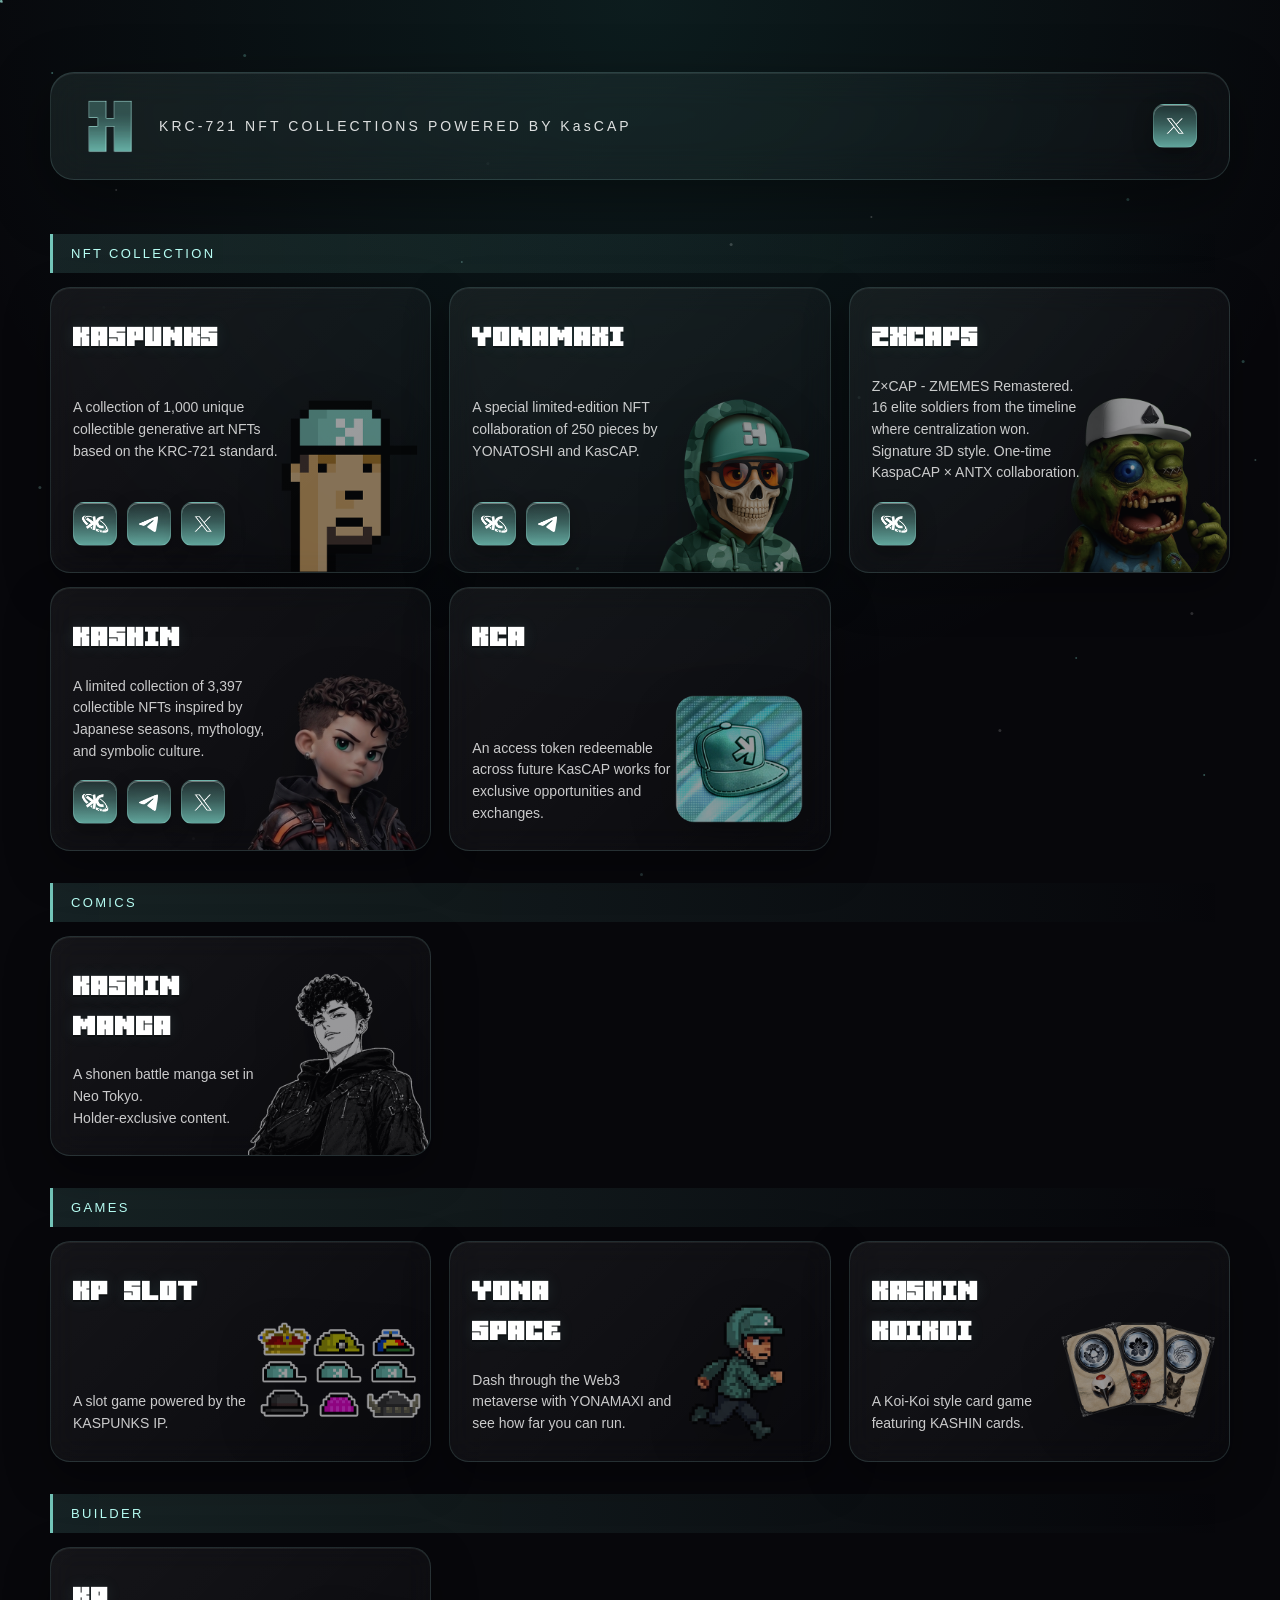
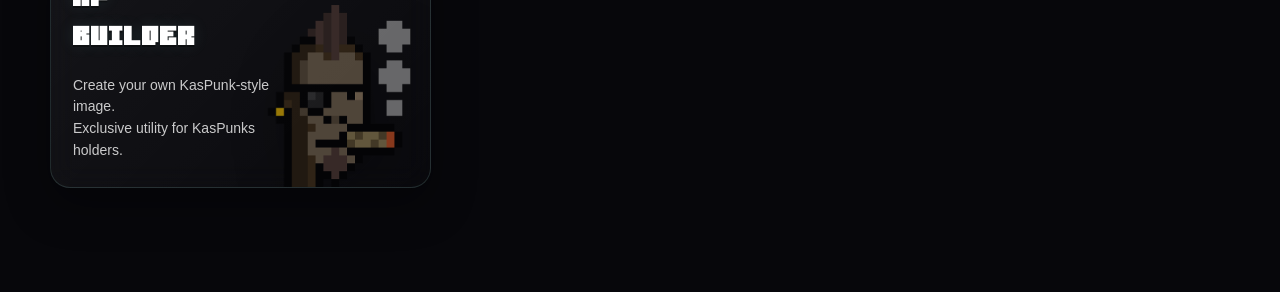
<file: index.html>
<!DOCTYPE html>
<html lang="ja">

<head>
  <meta charset="UTF-8">
  <meta name="viewport" content="width=device-width, initial-scale=1.0">

  <title>KasCAP</title>

  <link rel="stylesheet" href="style.css?v=1.0.1">
  <link rel="icon" type="image/png" href="/favicon.png">
</head>

<body>

  <header class="hero-card clickable-card" data-href="projects/kascap/index.html" tabindex="0">
    <img src="assets/logo/KasCAP.png" class="hero-logo" alt="KasCAP Logo">

    <p class="hero-tagline">
      KRC-721 NFT COLLECTIONS POWERED BY KasCAP
    </p>

    <a href="https://x.com/Kaspa_CAP" target="_blank" class="icon-btn hero-x-btn" aria-label="KasCAP X">
      <img src="assets/link/x.png" alt="X">
    </a>
  </header>

  <main>

    <div class="section-label">NFT COLLECTION</div>

    <section class="project-card clickable-card" data-href="projects/kaspunks/index.html" tabindex="0">
      <div class="card-content">
        <h2>KASPUNKS</h2>
        <p>A collection of 1,000 unique collectible generative art NFTs based on the KRC-721 standard.</p>

        <div class="link-group">
          <a href="https://kaspa.com/nft/collections/KASPUNKS" target="_blank" class="icon-btn" aria-label="KasPunks KaspaCom">
            <img src="assets/link/kaspacom.png" alt="KaspaCom">
          </a>
          <a href="https://t.me/kapunkscommunity" target="_blank" class="icon-btn" aria-label="KasPunks Telegram">
            <img src="assets/link/telegram.png" alt="Telegram">
          </a>
          <a href="https://x.com/KasPunks" target="_blank" class="icon-btn" aria-label="KasPunks X">
            <img src="assets/link/x.png" alt="X">
          </a>
        </div>
      </div>

      <img src="assets/projects/kaspunks.png" class="card-image" alt="KASPUNKS">
    </section>

    <section class="project-card clickable-card" data-href="projects/yonamaxi/index.html" tabindex="0">
      <div class="card-content">
        <h2>YONAMAXI</h2>
        <p>A special limited-edition NFT collaboration of 250 pieces by YONATOSHI and KasCAP.</p>

        <div class="link-group">
          <a href="https://kaspa.com/nft/collections/YONAMAXI" target="_blank" class="icon-btn" aria-label="YonaMaxi KaspaCom">
            <img src="assets/link/kaspacom.png" alt="KaspaCom">
          </a>
          <a href="https://t.me/kapunkscommunity/27911" target="_blank" class="icon-btn" aria-label="YonaMaxi Telegram">
            <img src="assets/link/telegram.png" alt="Telegram">
          </a>
        </div>
      </div>

      <img src="assets/projects/yonamaxi.png" class="card-image" alt="YONAMAXI">
    </section>

    <section class="project-card clickable-card" data-href="projects/zxcaps/index.html" tabindex="0">
      <div class="card-content">
        <h2>ZXCAPS</h2>
        <p>Z×CAP - ZMEMES Remastered. 16 elite soldiers from the timeline where centralization won. Signature 3D style. One-time KaspaCAP × ANTX collaboration.</p>

        <div class="link-group">
          <a href="https://kaspa.com/nft/collections/ZXCAPS" target="_blank" class="icon-btn" aria-label="ZXCAPS KaspaCom">
            <img src="assets/link/kaspacom.png" alt="KaspaCom">
          </a>
        </div>
      </div>

      <img src="assets/projects/zxcaps.png" class="card-image" alt="ZXCAPS">
    </section>

    <section class="project-card clickable-card" data-href="projects/kashin/index.html" tabindex="0">
      <div class="card-content">
        <h2>KASHIN</h2>
        <p>A limited collection of 3,397 collectible NFTs inspired by Japanese seasons, mythology, and symbolic culture.</p>

        <div class="link-group">
          <a href="https://kaspa.com/nft/collections/KASHIN" target="_blank" class="icon-btn" aria-label="KASHIN KaspaCom">
            <img src="assets/link/kaspacom.png" alt="KaspaCom">
          </a>
          <a href="https://t.me/Kashin3397" target="_blank" class="icon-btn" aria-label="KASHIN Telegram">
            <img src="assets/link/telegram.png" alt="Telegram">
          </a>
          <a href="https://x.com/KASHIN3397" target="_blank" class="icon-btn" aria-label="KASHIN X">
            <img src="assets/link/x.png" alt="X">
          </a>
        </div>
      </div>

      <img src="assets/projects/kashin.png" class="card-image" alt="KASHIN">
    </section>

    <section class="project-card clickable-card" data-modal="kcaAccessModal" tabindex="0">
      <div class="card-content">
        <h2>KCA</h2>
        <p>An access token redeemable across future KasCAP works for exclusive opportunities and exchanges.</p>
      </div>

      <img src="assets/projects/kca.png" class="card-image" alt="KCA">
    </section>

    <div class="section-label">COMICS</div>

    <section class="project-card clickable-card" data-href="comics/index.html" tabindex="0">
      <div class="card-content">
        <h2>KASHIN<br>MANGA</h2>
        <p>
          A shonen battle manga set in Neo Tokyo.<br>
          Holder-exclusive content.
        </p>
      </div>

      <img src="assets/projects/kashin_m.png" class="card-image" alt="KASHIN MANGA">
    </section>

    <div class="section-label">GAMES</div>

    <section class="project-card clickable-card" data-href="games/slot/index.html" tabindex="0">
      <div class="card-content">
        <h2>KP SLOT</h2>
        <p>A slot game powered by the KASPUNKS IP.</p>
      </div>

      <img src="assets/projects/slot.png" class="card-image" alt="KP SLOT">
    </section>

    <section class="project-card clickable-card" data-href="games/space/index.html" tabindex="0">
      <div class="card-content">
        <h2>YONA<br>SPACE</h2>
        <p>Dash through the Web3 metaverse with YONAMAXI and see how far you can run.</p>
      </div>

      <img src="assets/projects/yonamaxi_g.png" class="card-image" alt="YONA SPACE">
    </section>

    <section class="project-card clickable-card" data-href="games/koi/koi.html" tabindex="0">
      <div class="card-content">
        <h2>KASHIN<br>KOIKOI</h2>
        <p>A Koi-Koi style card game featuring KASHIN cards.</p>
      </div>

      <img src="assets/projects/kashin_g.png" class="card-image" alt="KASHIN KOIKOI">
    </section>


    <div class="section-label">BUILDER</div>

    <section class="project-card clickable-card" data-modal="kpBuilderAccessModal" tabindex="0">
      <div class="card-content">
        <h2>KP<br>BUILDER</h2>
        <p>
          Create your own KasPunk-style image.<br>
          Exclusive utility for KasPunks holders.
        </p>
      </div>

      <img src="assets/projects/kp-builder.png" class="card-image" alt="KP Builder">
    </section>

  </main>

  <div id="kcaAccessModal" class="access-modal" aria-hidden="true">
    <div class="access-panel">
      <button class="access-close" type="button" aria-label="Close">×</button>

      <h2>KCA</h2>

      <p class="access-label">HOLDER ONLY</p>

      <p class="access-text">
        To access the KCA holder page,<br>
        you must hold at least one KCA NFT.
      </p>

      <button id="kcaConnectBtn" class="access-connect-btn" type="button">
        CONNECT WALLET
      </button>

      <p id="kcaStatusText" class="access-status">
        Connect your wallet to verify your KCA holdings.
      </p>
    </div>
  </div>

  <div id="kpBuilderAccessModal" class="access-modal" aria-hidden="true">
    <div class="access-panel">
      <button class="access-close" type="button" aria-label="Close">×</button>

      <h2>KP Builder</h2>

      <p class="access-label">HOLDER ONLY</p>

      <p class="access-text">
        To access KP Builder,<br>
        you must hold at least one KASPUNKS NFT.
      </p>

      <button id="kpBuilderConnectBtn" class="access-connect-btn" type="button">
        CONNECT WALLET
      </button>

      <p id="kpBuilderStatusText" class="access-status">
        Connect your wallet to verify your KASPUNKS holdings.
      </p>
    </div>
  </div>


  <script>
    const KCA_VERIFY_ENDPOINT = "https://kascap-auth.mr0834gogo.workers.dev/verify-kca";
    const KP_BUILDER_VERIFY_ENDPOINT = "https://kascap-auth.mr0834gogo.workers.dev/verify-kaspunks";

    const KCA_HOLDER_PAGE = "projects/kca/holder.html";
    const KP_BUILDER_PAGE = "builder/builder.html";

    const clickableCards = document.querySelectorAll(".clickable-card");

    const kcaConnectBtn = document.getElementById("kcaConnectBtn");
    const kcaStatusText = document.getElementById("kcaStatusText");

    const kpBuilderConnectBtn = document.getElementById("kpBuilderConnectBtn");
    const kpBuilderStatusText = document.getElementById("kpBuilderStatusText");

    function openModal(modalId) {
      const modal = document.getElementById(modalId);
      if (!modal) return;

      modal.classList.add("is-open");
      modal.setAttribute("aria-hidden", "false");
      document.body.classList.add("modal-open");
    }

    function closeModal(modal) {
      if (!modal) return;

      modal.classList.remove("is-open");
      modal.setAttribute("aria-hidden", "true");

      if (!document.querySelector(".access-modal.is-open")) {
        document.body.classList.remove("modal-open");
      }
    }

    function closeAllModals() {
      document.querySelectorAll(".access-modal.is-open").forEach((modal) => {
        closeModal(modal);
      });
    }

    function setStatus(target, message, type = "") {
      if (!target) return;
      target.textContent = message;
      target.className = `access-status ${type}`;
    }

    async function getKaswareAddress() {
      if (!window.kasware) {
        throw new Error("KasWare Wallet was not found. Please install KasWare Wallet and try again.");
      }

      const accounts = await window.kasware.requestAccounts();

      if (!accounts || !accounts.length) {
        throw new Error("No wallet address was returned.");
      }

      return accounts[0];
    }

    async function postHolderVerify(endpoint, address) {
      const response = await fetch(endpoint, {
        method: "POST",
        headers: {
          "Content-Type": "application/json"
        },
        body: JSON.stringify({ address })
      });

      const data = await response.json().catch(() => null);

      if (!response.ok) {
        throw new Error(data?.message || "Verification failed. Please try again later.");
      }

      return data;
    }

    async function handleKcaConnect() {
      try {
        kcaConnectBtn.disabled = true;
        setStatus(kcaStatusText, "Connecting wallet...", "loading");

        const address = await getKaswareAddress();

        setStatus(kcaStatusText, "Wallet connected. Checking KCA holdings...", "loading");

        const data = await postHolderVerify(KCA_VERIFY_ENDPOINT, address);

        if (!data || data.ok !== true || data.hasKca !== true || !data.token) {
          setStatus(kcaStatusText, "Access denied. This wallet does not hold KCA.", "error");
          kcaConnectBtn.disabled = false;
          return;
        }

        sessionStorage.setItem("kcaAccessToken", data.token);
        setStatus(kcaStatusText, "Access granted. Redirecting...", "success");

        setTimeout(() => {
          window.location.href = KCA_HOLDER_PAGE;
        }, 700);

      } catch (error) {
        console.error(error);
        setStatus(kcaStatusText, error.message || "Something went wrong.", "error");
        kcaConnectBtn.disabled = false;
      }
    }

    async function handleKpBuilderConnect() {
      try {
        kpBuilderConnectBtn.disabled = true;
        setStatus(kpBuilderStatusText, "Connecting wallet...", "loading");

        const address = await getKaswareAddress();

        setStatus(kpBuilderStatusText, "Wallet connected. Checking KASPUNKS holdings...", "loading");

        const data = await postHolderVerify(KP_BUILDER_VERIFY_ENDPOINT, address);

        if (!data || data.ok !== true || data.hasKasPunks !== true || !data.token) {
          setStatus(kpBuilderStatusText, "Access denied. This wallet does not hold KASPUNKS.", "error");
          kpBuilderConnectBtn.disabled = false;
          return;
        }

        sessionStorage.setItem("kpBuilderAccessToken", data.token);
        setStatus(kpBuilderStatusText, "Access granted. Redirecting...", "success");

        setTimeout(() => {
          window.location.href = KP_BUILDER_PAGE;
        }, 700);

      } catch (error) {
        console.error(error);
        setStatus(kpBuilderStatusText, error.message || "Something went wrong.", "error");
        kpBuilderConnectBtn.disabled = false;
      }
    }

    clickableCards.forEach((card) => {
      card.addEventListener("click", (event) => {
        if (event.target.closest(".icon-btn")) return;

        const modalId = card.dataset.modal;

        if (modalId) {
          card.classList.add("is-tapped");

          setTimeout(() => {
            card.classList.remove("is-tapped");
            openModal(modalId);
          }, 120);

          return;
        }

        const href = card.dataset.href;
        if (!href) return;

        card.classList.add("is-tapped");

        setTimeout(() => {
          window.location.href = href;
        }, 180);
      });

      card.addEventListener("keydown", (event) => {
        if (event.key !== "Enter") return;

        const modalId = card.dataset.modal;
        if (modalId) {
          openModal(modalId);
          return;
        }

        const href = card.dataset.href;
        if (href) window.location.href = href;
      });
    });

    document.querySelectorAll(".access-close").forEach((button) => {
      button.addEventListener("click", () => {
        closeModal(button.closest(".access-modal"));
      });
    });

    document.querySelectorAll(".access-modal").forEach((modal) => {
      modal.addEventListener("click", (event) => {
        if (event.target === modal) {
          closeModal(modal);
        }
      });
    });

    document.addEventListener("keydown", (event) => {
      if (event.key === "Escape") {
        closeAllModals();
      }
    });

    if (kcaConnectBtn) {
      kcaConnectBtn.addEventListener("click", handleKcaConnect);
    }

    if (kpBuilderConnectBtn) {
      kpBuilderConnectBtn.addEventListener("click", handleKpBuilderConnect);
    }
  </script>

</body>

</html>
</file>
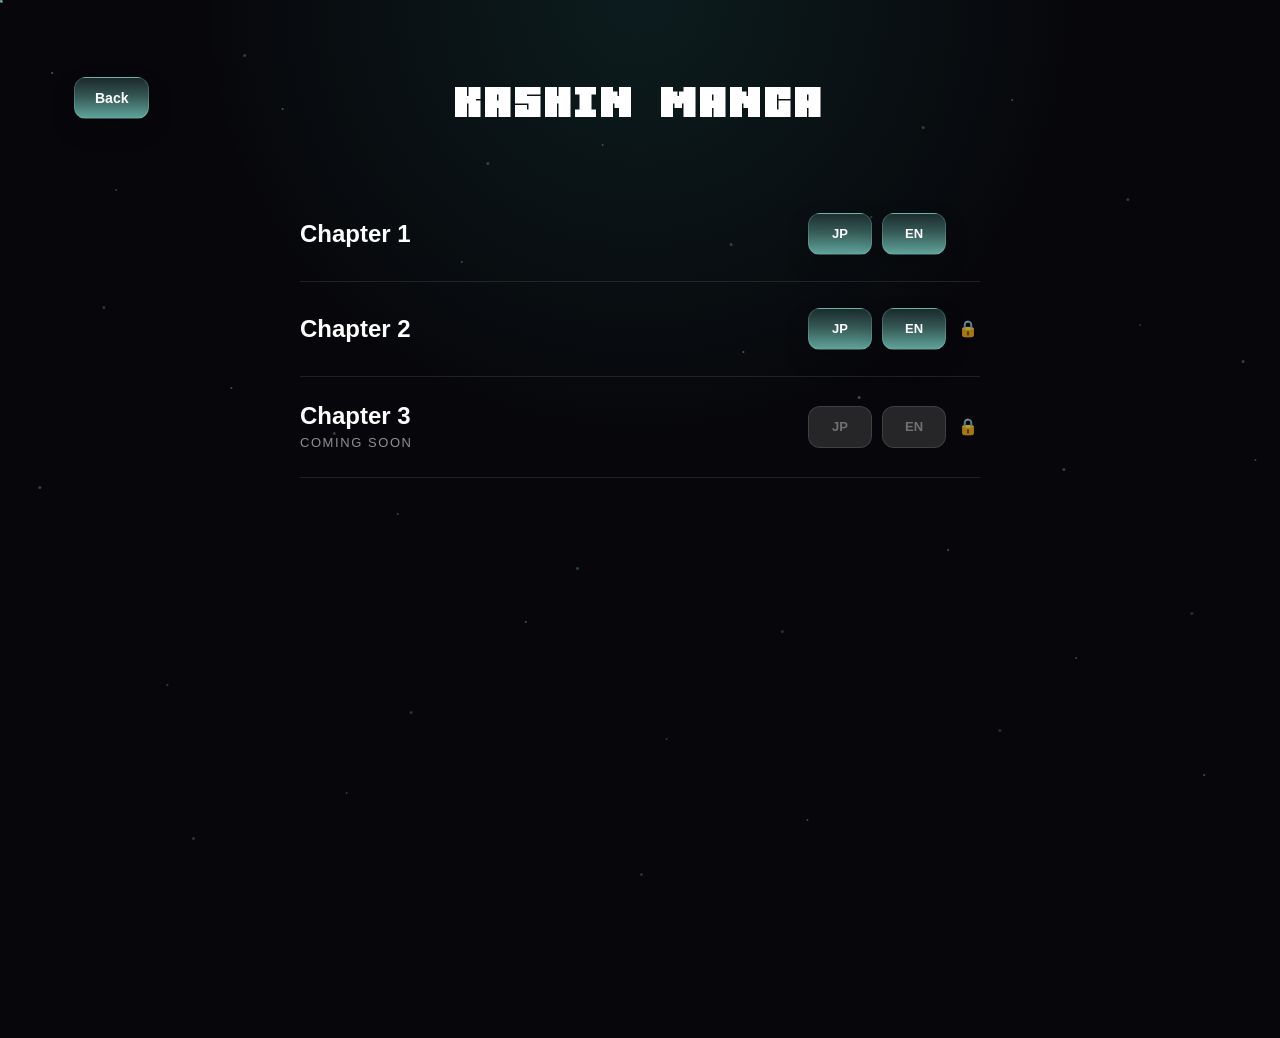
<file: comics/index.html>
<!DOCTYPE html>
<html lang="ja">

<head>
  <meta charset="UTF-8">
  <meta name="viewport" content="width=device-width, initial-scale=1.0">

  <title>KASHIN MANGA | KasCAP</title>

  <link rel="stylesheet" href="../style.css">
  <link rel="stylesheet" href="./comics.css">

  <link rel="icon" type="image/png" href="../favicon.png">
</head>

<body>

  <main class="comics-page">

    <header class="comics-header">

      <a href="../index.html" class="back-link">
        Back
      </a>

      <h1 class="comics-title">
        KASHIN MANGA
      </h1>

    </header>

    <section class="chapter-list">

      <!-- Chapter 1 -->

      <div class="chapter-row">

        <div class="chapter-left">
          <h2>Chapter 1</h2>
        </div>

        <div class="chapter-buttons">

          <a
            class="comic-btn"
            href="./viewer.html?chapter=1&lang=jp">
            JP
          </a>

          <a
            class="comic-btn"
            href="./viewer.html?chapter=1&lang=en">
            EN
          </a>

        </div>

      </div>

      <!-- Chapter 2 -->

      <div class="chapter-row">

        <div class="chapter-left">
          <h2>Chapter 2</h2>
        </div>

        <div class="chapter-buttons">

          <button
            type="button"
            class="comic-btn chapter2-btn"
            data-chapter="2"
            data-lang="jp"
            data-required="1">
            JP
          </button>

          <button
            type="button"
            class="comic-btn chapter2-btn"
            data-chapter="2"
            data-lang="en"
            data-required="1">
            EN
          </button>

          <span class="lock-icon">
            🔒
          </span>

        </div>

      </div>

      <!-- Chapter 3 -->

      <div class="chapter-row">

        <div class="chapter-left">
          <h2>Chapter 3</h2>
          <p class="coming-soon">
            COMING SOON
          </p>
        </div>

        <div class="chapter-buttons">

          <button class="comic-btn disabled">
            JP
          </button>

          <button class="comic-btn disabled">
            EN
          </button>

          <span class="lock-icon">
            🔒
          </span>

        </div>

      </div>

    </section>

  </main>

  <!-- Chapter 2 Holder Gate Modal -->
  <div id="chapterGateModal" class="gate-modal" aria-hidden="true">
    <div class="gate-panel" role="dialog" aria-modal="true" aria-labelledby="gateTitle">

      <button id="gateCloseBtn" class="gate-close" type="button" aria-label="Close">
        ×
      </button>

      <div class="gate-inner">

        <h2 id="gateTitle" class="gate-title">
          Chapter 2
        </h2>

        <p class="gate-subtitle">
          🔒 HOLDER ONLY
        </p>

        <p class="gate-description">
          To read Chapter 2,<br>
          you must hold at least one KASHIN NFT.
        </p>

        <button id="connectWalletBtn" class="gate-connect" type="button">
          CONNECT WALLET
        </button>

        <p id="gateStatus" class="gate-status">
          Connect your wallet to verify your KASHIN holdings.
        </p>

      </div>

    </div>
  </div>

  <script src="./comics-gate.js"></script>
</body>

</html>
</file>
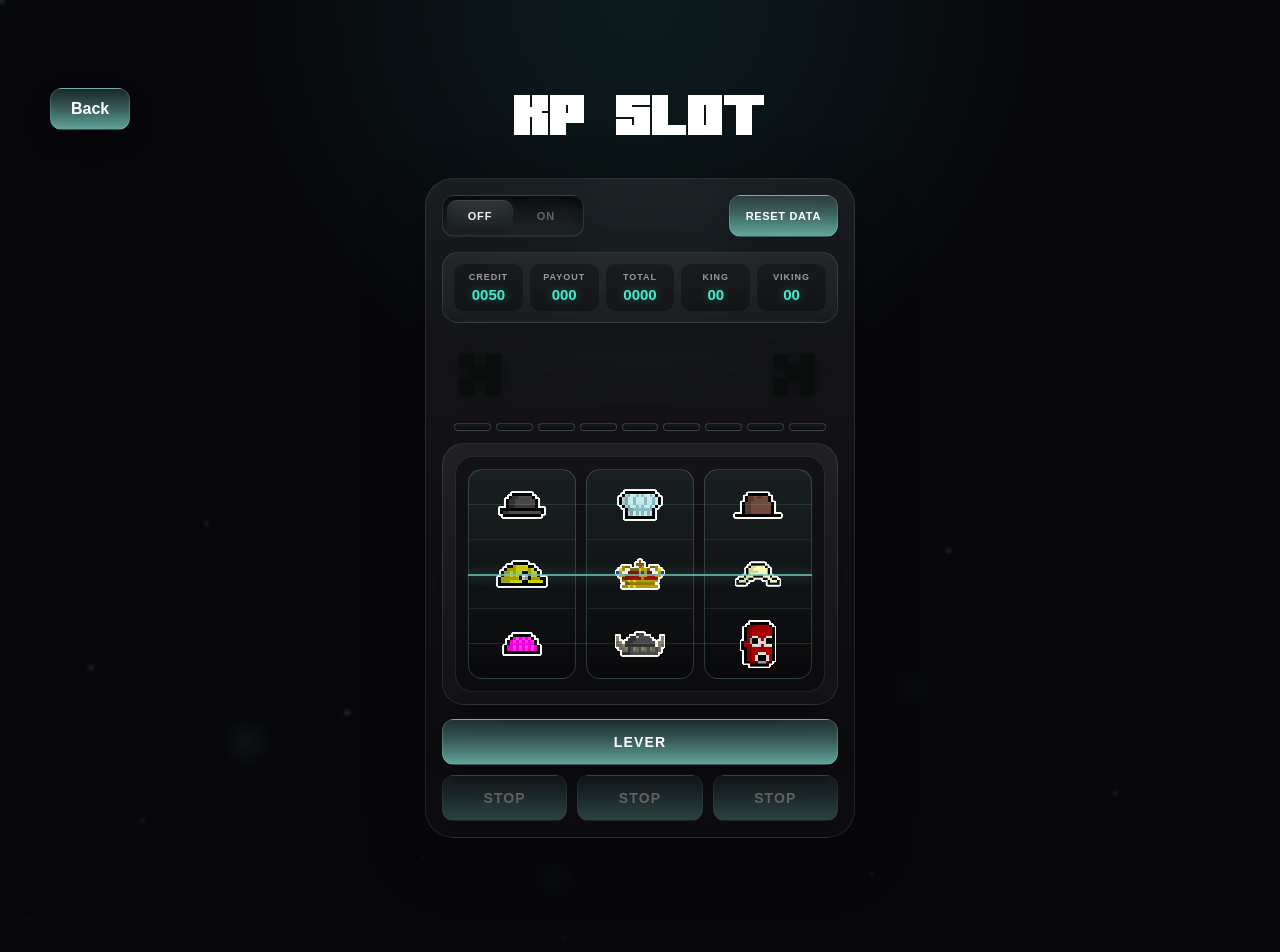
<file: games/slot/index.html>
<!DOCTYPE html>
<html lang="ja">
<head>
  <meta charset="UTF-8" />
  <meta name="viewport" content="width=device-width, initial-scale=1.0" />
  <title>KP SLOT | KasCAP</title>
  <link rel="stylesheet" href="slot.css" />
  <link rel="icon" type="image/png" href="../../favicon.png" />
</head>
<body>
  <div class="mobile-header">
    <a href="../../index.html" class="back-link mobile-back">Back</a>
    <div class="mobile-title">KP SLOT</div>
    <div></div>
  </div>

  <div class="detail-wrap">
    <div class="detail-top">
      <a href="../../index.html" class="back-link">Back</a>
      <h1 class="detail-title">KP SLOT</h1>
      <div></div>
    </div>

    <section class="slot-machine" aria-label="KP SLOT">
      <div class="top-bar">
        <button id="soundToggle" class="sound-toggle" type="button" aria-pressed="false" aria-label="Sound toggle">
          <span class="toggle-label off-label">OFF</span>
          <span class="toggle-label on-label">ON</span>
        </button>
        <button id="resetBtn" class="back-link mini-action" type="button">RESET DATA</button>
      </div>

      <div class="data-panel">
        <div><span>CREDIT</span><strong id="credit">0050</strong></div>
        <div><span>PAYOUT</span><strong id="payout">000</strong></div>
        <div><span>TOTAL</span><strong id="totalGames">0000</strong></div>
        <div><span>KING</span><strong id="bigCount">00</strong></div>
        <div><span>VIKING</span><strong id="regCount">00</strong></div>
      </div>

      <div class="lamp-row">
        <img class="bonus-lamp" id="leftLamp" src="assets/slot/cap_off.png" alt="left bonus lamp" />
        <div id="message" class="message"></div>
        <img class="bonus-lamp" id="rightLamp" src="assets/slot/cap_off.png" alt="right bonus lamp" />
      </div>

      <div class="special-lamp-row" id="specialLampRow" aria-label="special lamps">
        <span class="special-lamp"></span>
        <span class="special-lamp"></span>
        <span class="special-lamp"></span>
        <span class="special-lamp"></span>
        <span class="special-lamp"></span>
        <span class="special-lamp"></span>
        <span class="special-lamp"></span>
        <span class="special-lamp"></span>
        <span class="special-lamp"></span>
      </div>

      <div class="reel-frame">
        <div class="reel-window" aria-label="slot reels">
          <div class="payline payline-top"></div>
          <div class="payline payline-middle"></div>
          <div class="payline payline-bottom"></div>

          <div class="reel" id="reel0"></div>
          <div class="reel" id="reel1"></div>
          <div class="reel" id="reel2"></div>
        </div>
      </div>

      <div class="controls">
        <button id="leverBtn" class="back-link game-btn lever" type="button">LEVER</button>
        <div class="stop-row">
          <button class="back-link game-btn stop-btn" data-reel="0" type="button" disabled>STOP</button>
          <button class="back-link game-btn stop-btn" data-reel="1" type="button" disabled>STOP</button>
          <button class="back-link game-btn stop-btn" data-reel="2" type="button" disabled>STOP</button>
        </div>
      </div>
    </section>
  </div>

  <div id="resetModal" class="modal hidden" role="dialog" aria-modal="true" aria-labelledby="resetTitle">
    <div class="modal-card">
      <h2 id="resetTitle">Are you sure?</h2>
      <p>All slot data will be reset.</p>
      <div class="modal-actions">
        <button id="resetYes" class="back-link game-btn" type="button">YES</button>
        <button id="resetNo" class="back-link game-btn" type="button">NO</button>
      </div>
    </div>
  </div>

  <script src="slot.js"></script>
</body>
</html>
</file>
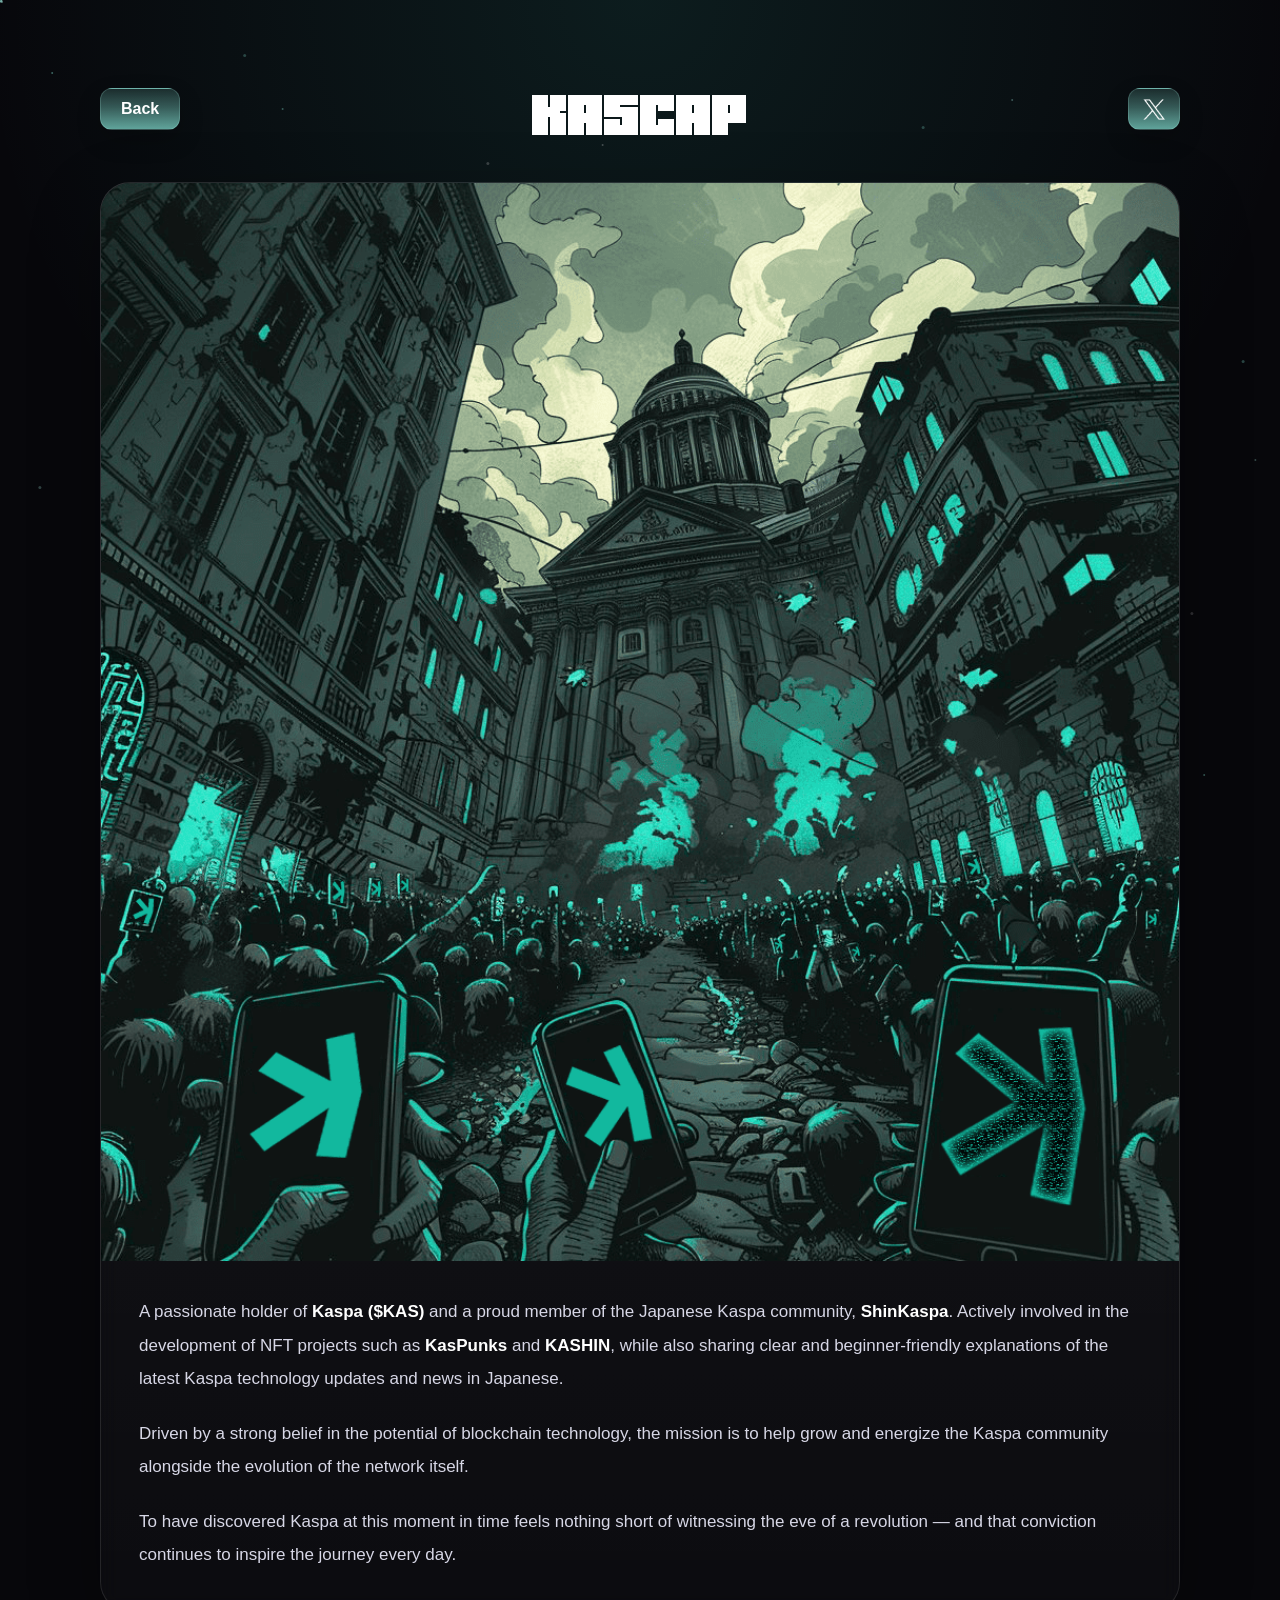
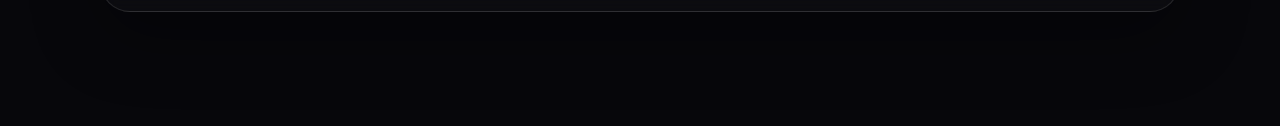
<file: projects/kascap/index.html>
<!DOCTYPE html>
<html lang="ja">
<head>
  <meta charset="UTF-8">
  <meta name="viewport" content="width=device-width, initial-scale=1.0">
  <title>KasCAP</title>
  <link rel="stylesheet" href="../../style.css">
  <link rel="icon" type="image/png" href="/favicon.png">

  <style>
    .page-wrap {
      position: relative;
      z-index: 2;
      max-width: 1080px;
      margin: 0 auto 90px;
    }

    .top-bar {
      display: grid;
      grid-template-columns: 1fr auto 1fr;
      align-items: center;
      padding: 42px 0 30px;
    }

    .back-link,
    .icon-btn {
      display: inline-flex;
      align-items: center;
      justify-content: center;
      border-radius: 12px;
      border: 1px solid rgba(180,255,244,0.18);
      background: linear-gradient(
        180deg,
        rgba(116,198,186,0.18) 0%,
        rgba(116,198,186,0.42) 45%,
        rgba(116,198,186,0.82) 100%
      );
      color: white;
      text-decoration: none;
      font-weight: 800;
      box-shadow: 0 10px 24px rgba(0,0,0,0.20);
      transition: transform 0.2s ease, border-color 0.2s ease, box-shadow 0.2s ease;
    }

    .back-link:hover,
    .icon-btn:hover {
      transform: translateY(-2px);
      border-color: rgba(116,198,186,0.55);
      box-shadow: 0 12px 28px rgba(0,0,0,0.26), 0 0 18px rgba(116,198,186,0.18);
    }

    .back-link {
      justify-self: start;
      height: 42px;
      padding: 0 20px;
    }

    .page-title {
      justify-self: center;
      font-family: "Gamer", sans-serif;
      font-size: 96px;
      color: white;
      line-height: 0.9;
    }

    .top-links {
      justify-self: end;
      display: flex;
      gap: 10px;
    }

    .icon-btn {
      width: 52px;
      height: 42px;
      padding: 0;
    }

    .icon-btn img {
      width: 120%;
      height: 120%;
      object-fit: contain;
      display: block;
    }

    .about-card {
      border-radius: 30px;
      border: 1px solid rgba(255,255,255,0.10);
      background: linear-gradient(
        180deg,
        rgba(255,255,255,0.07),
        rgba(255,255,255,0.025)
      );
      backdrop-filter: blur(10px);
      box-shadow: 0 24px 70px rgba(0,0,0,0.32);
      overflow: hidden;
    }

    .about-image {
      width: 100%;
      display: block;
      object-fit: cover;
    }

    .about-text {
      padding: 34px 38px 40px;
      color: #d7d7e6;
      font-size: 17px;
      line-height: 1.95;
    }

    .about-text p + p {
      margin-top: 22px;
    }

    .brand-word {
      color: white;
      font-weight: 800;
    }

    @media (max-width: 767px) {
      body {
        padding-top: 70px;
      }

      .page-wrap {
        width: 100%;
        margin: 0 auto 70px;
      }

      .top-bar {
        position: fixed;
        left: 0;
        top: 0;
        z-index: 90;
        display: flex;
        align-items: center;
        justify-content: center;
        width: 100%;
        height: 66px;
        padding: 10px 14px;
        background: rgba(7,7,11,0.82);
        backdrop-filter: blur(14px);
        border-bottom: 1px solid rgba(255,255,255,0.08);
      }

      .back-link {
        position: absolute;
        left: 14px;
        top: 50%;
        transform: translateY(-50%);
        height: 36px;
        padding: 0 14px;
        font-size: 13px;
      }

      .back-link:hover {
        transform: translateY(-50%);
      }

      .page-title {
        position: absolute;
        left: 50%;
        top: 50%;
        transform: translate(-50%, -50%);
        font-size: 42px;
      }

      .top-links {
        position: absolute;
        right: 14px;
        top: 50%;
        transform: translateY(-50%);
      }

      .icon-btn {
        width: 42px;
        height: 36px;
      }

      .about-card {
        border-radius: 0;
        border-left: none;
        border-right: none;
      }

      .about-text {
        padding: 28px 24px 40px;
        font-size: 15px;
        line-height: 1.85;
      }
    }
  </style>
</head>

<body>

  <div class="page-wrap">

    <header class="top-bar">
      <a href="../../index.html" class="back-link">Back</a>

      <h1 class="page-title">KASCAP</h1>

      <div class="top-links">
        <a href="https://x.com/Kaspa_CAP" target="_blank" class="icon-btn" aria-label="X">
          <img src="../../assets/link/x.png" alt="X">
        </a>
      </div>
    </header>

    <section class="about-card">
      <img src="../../assets/projects/kascap-hero.png" class="about-image" alt="KasCAP">

      <div class="about-text">
        <p>
          A passionate holder of <span class="brand-word">Kaspa ($KAS)</span> and a proud member of the Japanese Kaspa community, <span class="brand-word">ShinKaspa</span>.
          Actively involved in the development of NFT projects such as <span class="brand-word">KasPunks</span> and <span class="brand-word">KASHIN</span>, while also sharing clear and beginner-friendly explanations of the latest Kaspa technology updates and news in Japanese.
        </p>

        <p>
          Driven by a strong belief in the potential of blockchain technology, the mission is to help grow and energize the Kaspa community alongside the evolution of the network itself.
        </p>

        <p>
          To have discovered Kaspa at this moment in time feels nothing short of witnessing the eve of a revolution — and that conviction continues to inspire the journey every day.
        </p>
      </div>
    </section>

  </div>

</body>
</html>
</file>
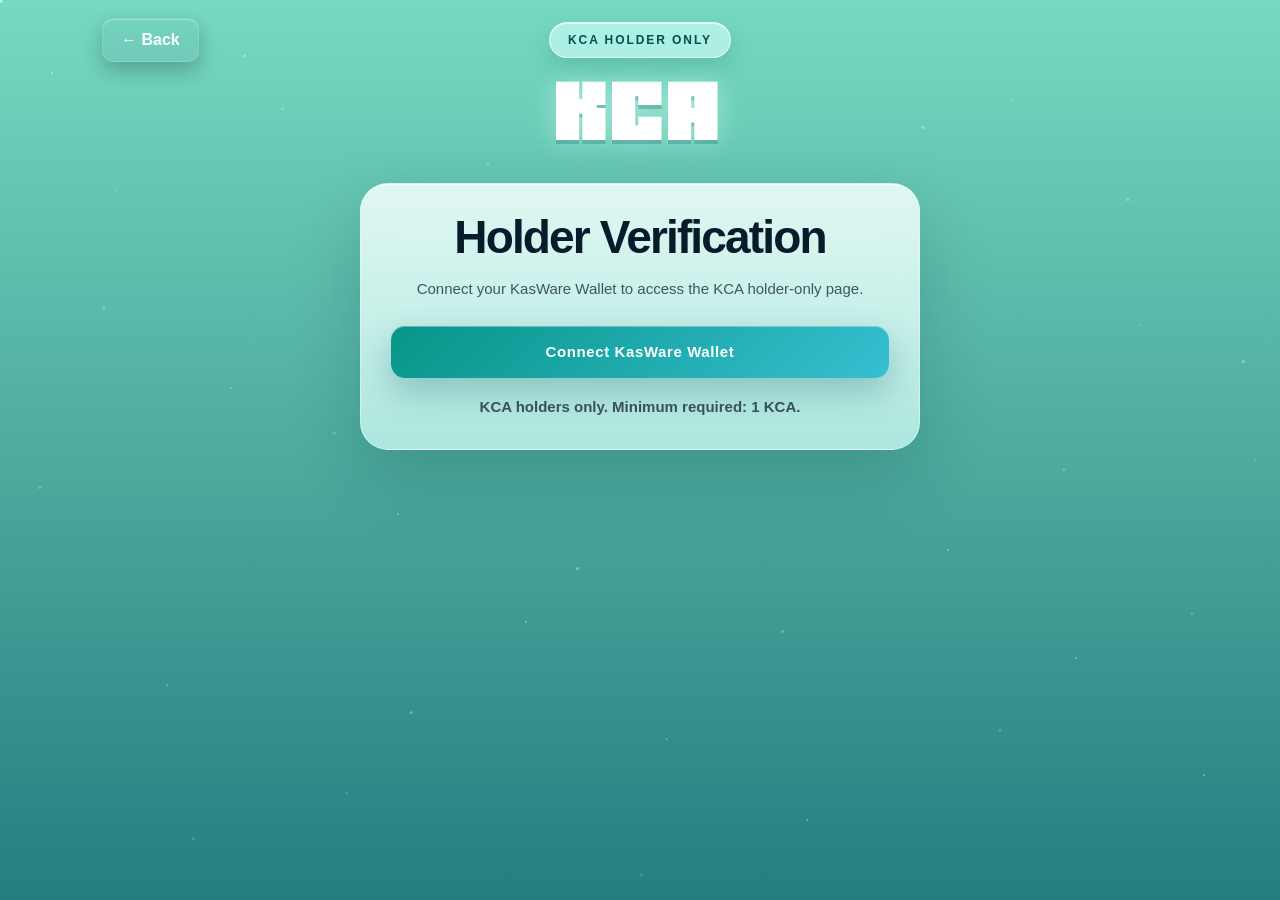
<file: projects/kca/index.html>
<!DOCTYPE html>
<html lang="en">
<head>
  <meta charset="UTF-8" />
  <meta name="viewport" content="width=device-width, initial-scale=1.0" />
  <meta name="robots" content="noindex, nofollow" />

  <title>KCA Holder Area | KasCAP</title>

  <link rel="stylesheet" href="kca.css" />
  <link rel="icon" type="image/png" href="../../favicon.png" />
</head>

<body>

  <main class="kca-page">

    <header class="top-bar">
      <a href="../../index.html" class="back-link">← Back</a>
      <p class="kca-label">KCA HOLDER ONLY</p>
    </header>

    <section class="kca-auth">
      <h1 class="kca-title">KCA</h1>

      <div class="auth-card">
        <h2>Holder Verification</h2>

        <p>
          Connect your KasWare Wallet to access the KCA holder-only page.
        </p>

        <button id="connectBtn" class="connect-btn">
          Connect KasWare Wallet
        </button>

        <p id="statusText" class="status-text">
          KCA holders only. Minimum required: 1 KCA.
        </p>
      </div>
    </section>

  </main>

  <script src="kca.js"></script>
</body>
</html>
</file>
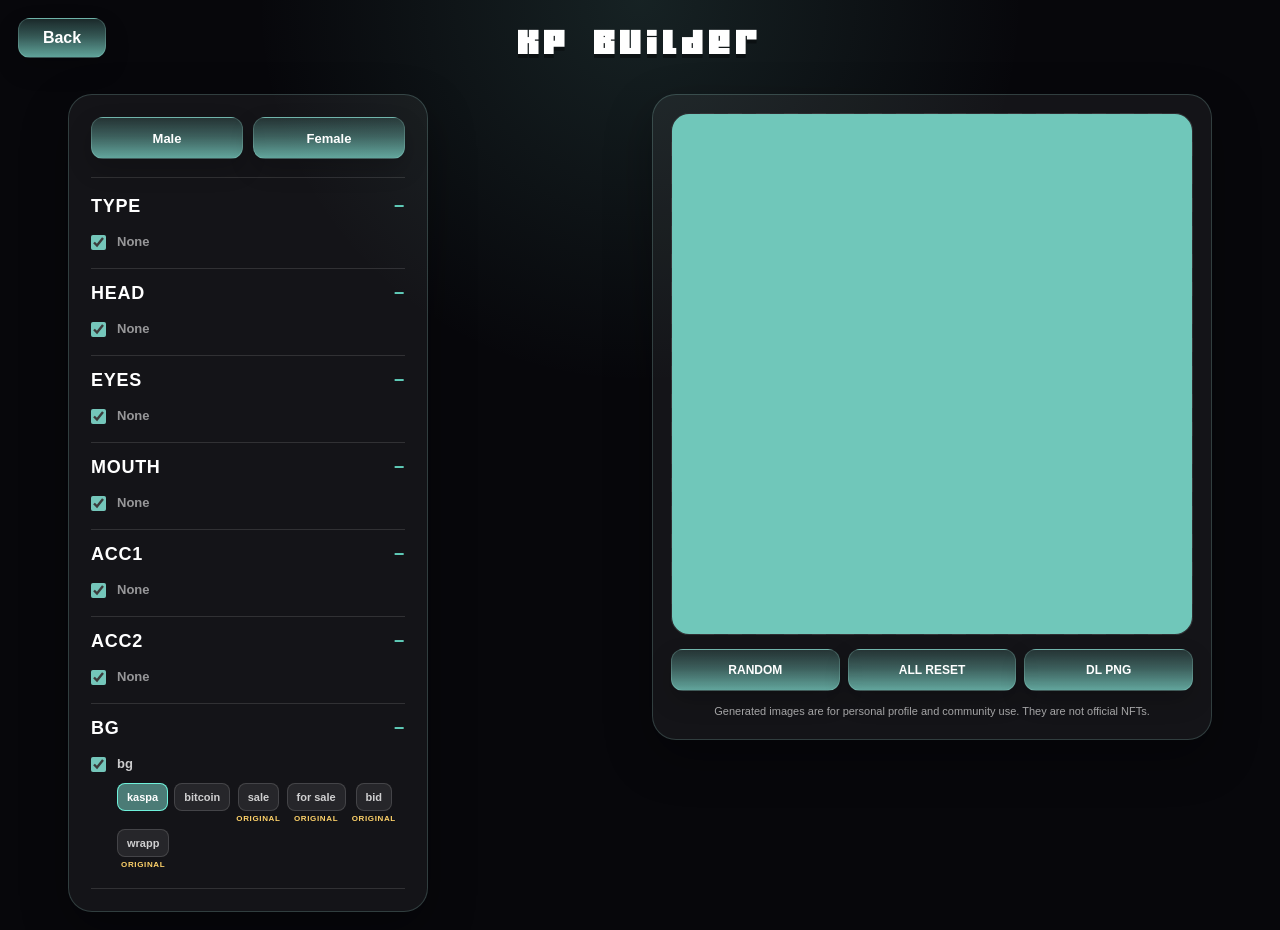
<file: builder/builder.html>
<!DOCTYPE html>
<html lang="en">
<head>
  <meta charset="UTF-8" />
  <meta name="viewport" content="width=device-width, initial-scale=1.0" />
  <title>KP Builder</title>
  <link rel="stylesheet" href="builder.css" />
</head>
<body>
  <header class="page-header">
    <a class="back-btn" href="../index.html">Back</a>
    <h1>KP Builder</h1>
  </header>

  <main class="builder-page">
    <section class="parts-panel" aria-label="Builder parts">
      <div id="genderSelect" class="gender-select" aria-label="Select Male or Female"></div>
      <div id="controls" class="controls"></div>
    </section>

    <section class="preview-panel" aria-label="Builder preview">
      <canvas id="punkCanvas" width="768" height="768"></canvas>

      <div class="actions">
        <button id="randomBtn" type="button">RANDOM</button>
        <button id="resetBtn" type="button">ALL RESET</button>
        <button id="downloadBtn" type="button">DL PNG</button>
      </div>

      <p class="notice">
        Generated images are for personal profile and community use. They are not official NFTs.
      </p>
    </section>
  </main>

  <script src="builder.js"></script>
</body>
</html>
</file>
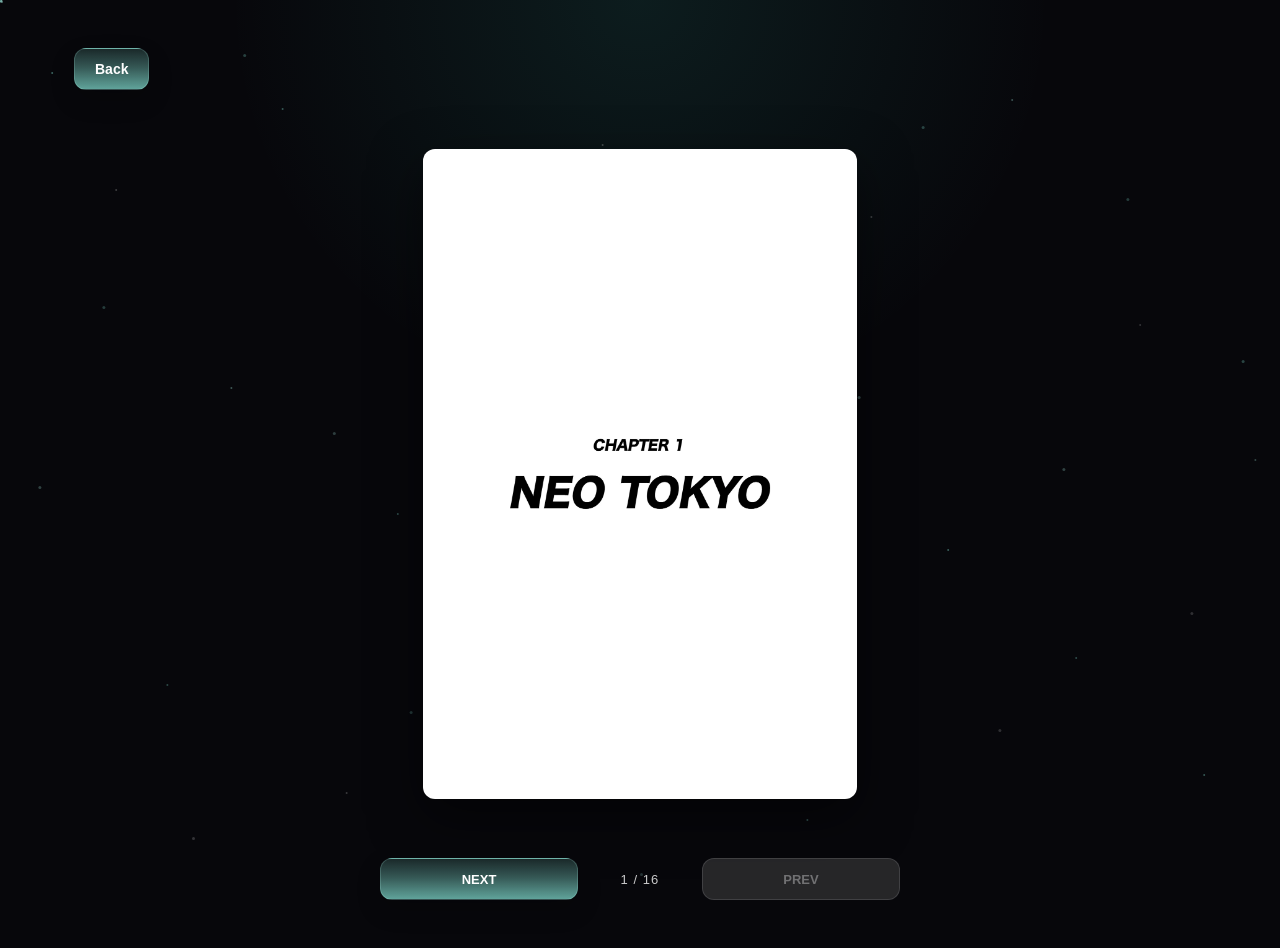
<file: comics/viewer.html>
<!DOCTYPE html>
<html lang="ja">

<head>
  <meta charset="UTF-8">
  <meta name="viewport" content="width=device-width, initial-scale=1.0">

  <title>KASHIN MANGA Viewer</title>

  <link rel="stylesheet" href="../style.css">
  <link rel="stylesheet" href="./comics.css">

  <link rel="icon" type="image/png" href="../favicon.png">
</head>

<body>

  <main class="viewer-page">

    <div class="viewer-header">

      <a href="./index.html" class="back-link">
        Back
      </a>

    </div>

    <div class="viewer-container">

      <img
        id="comicImage"
        class="comic-image"
        src=""
        alt="KASHIN Manga Page">

    </div>

    <div class="viewer-controls">

      <button id="nextBtn" class="viewer-btn">
        NEXT
      </button>

      <div class="page-counter">
        <span id="currentPage">1</span>
        /
        <span id="totalPages">16</span>
      </div>

      <button id="prevBtn" class="viewer-btn">
        PREV
      </button>

    </div>

  </main>

  <script src="./comics.js"></script>

</body>

</html>
</file>
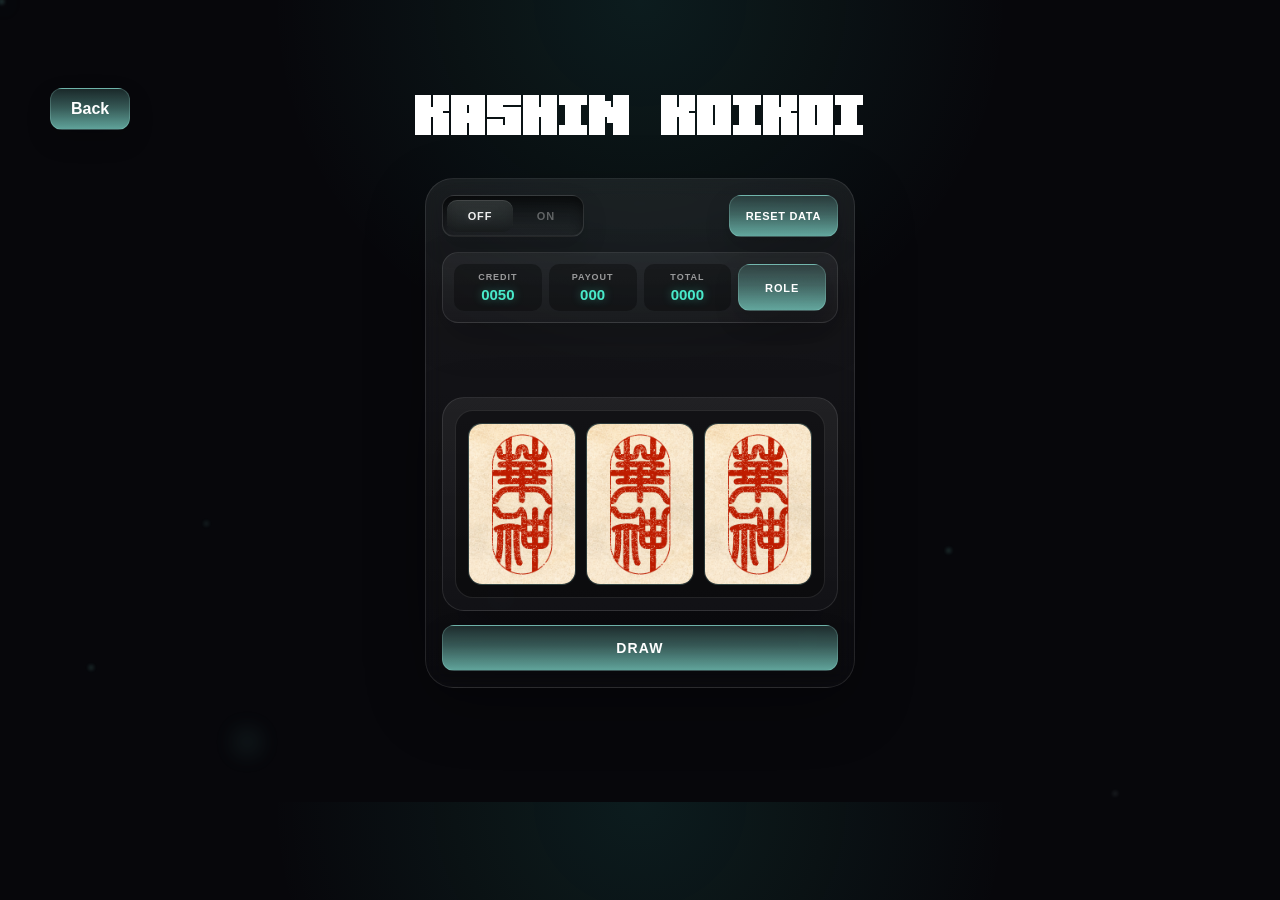
<file: games/koi/koi.html>
<!DOCTYPE html>
<html lang="ja">
<head>
  <meta charset="UTF-8" />
  <meta name="viewport" content="width=device-width, initial-scale=1.0" />

  <title>KASHIN KOIKOI | KasCAP</title>

  <link rel="stylesheet" href="koi.css" />
  <link rel="icon" type="image/png" href="../../favicon.png" />
</head>

<body>
  <div class="mobile-header">
    <a href="../../index.html" class="back-link mobile-back">Back</a>
    <div class="mobile-title">KASHIN KOIKOI</div>
    <div></div>
  </div>

  <div class="detail-wrap">
    <div class="detail-top">
      <a href="../../index.html" class="back-link">Back</a>
      <h1 class="detail-title">KASHIN KOIKOI</h1>
      <div></div>
    </div>

    <section class="koi-machine" aria-label="KASHIN KOIKOI">
      <div class="top-bar">
        <button
          id="soundToggle"
          class="sound-toggle"
          type="button"
          aria-pressed="false"
          aria-label="Sound toggle"
        >
          <span class="toggle-label off-label">OFF</span>
          <span class="toggle-label on-label">ON</span>
        </button>

        <button id="resetBtn" class="back-link mini-action" type="button">
          RESET DATA
        </button>
      </div>

      <div class="data-panel">
        <div>
          <span>CREDIT</span>
          <strong id="credit">0050</strong>
        </div>

        <div>
          <span>PAYOUT</span>
          <strong id="payout">000</strong>
        </div>

        <div>
          <span>TOTAL</span>
          <strong id="totalGames">0000</strong>
        </div>

        <button id="roleBtn" class="back-link role-btn" type="button">
          ROLE
        </button>
      </div>

      <div id="message" class="message"></div>

      <div class="card-frame">
        <div class="card-window">
          <div class="card">
            <img id="card0" src="assets/back.png" alt="card 1" />
          </div>

          <div class="card">
            <img id="card1" src="assets/back.png" alt="card 2" />
          </div>

          <div class="card">
            <img id="card2" src="assets/back.png" alt="card 3" />
          </div>
        </div>
      </div>

      <div class="controls">
        <button id="drawBtn" class="back-link game-btn draw" type="button">
          DRAW
        </button>
      </div>
    </section>
  </div>

  <div
    id="resetModal"
    class="modal hidden"
    role="dialog"
    aria-modal="true"
    aria-labelledby="resetTitle"
  >
    <div class="modal-card">
      <h2 id="resetTitle">Are you sure?</h2>
      <p>All KASHIN KOIKOI data will be reset.</p>

      <div class="modal-actions">
        <button id="resetYes" class="back-link game-btn" type="button">
          YES
        </button>

        <button id="resetNo" class="back-link game-btn" type="button">
          NO
        </button>
      </div>
    </div>
  </div>

  <div
    id="roleModal"
    class="modal hidden"
    role="dialog"
    aria-modal="true"
    aria-labelledby="roleTitle"
  >
    <div class="modal-card role-modal-card">
      <button id="roleClose" class="modal-close" type="button">×</button>

      <h2 id="roleTitle">ROLE LIST</h2>

      <ul class="role-list">
  <li>
    <span>MONTH PAIR</span>
    <strong>2</strong>
  </li>

  <li>
    <span>THREE OF A MONTH</span>
    <strong>8</strong>
  </li>

  <li>
    <span>RED RIBBONS</span>
    <strong>15</strong>
  </li>

  <li>
    <span>BLUE RIBBONS</span>
    <strong>15</strong>
  </li>

  <li>
    <span>SAKE WITH BLOSSOMS</span>
    <strong>60</strong>
  </li>

  <li>
    <span>SAKE WITH MOON</span>
    <strong>60</strong>
  </li>

  <li>
    <span>BOAR-DEER-BUTTERFLY</span>
    <strong>120</strong>
  </li>

  <li>
    <span>THREE BRIGHTS</span>
    <strong>240</strong>
  </li>

      </ul>
    </div>
  </div>

  <script src="koi.js"></script>
</body>
</html>
</file>
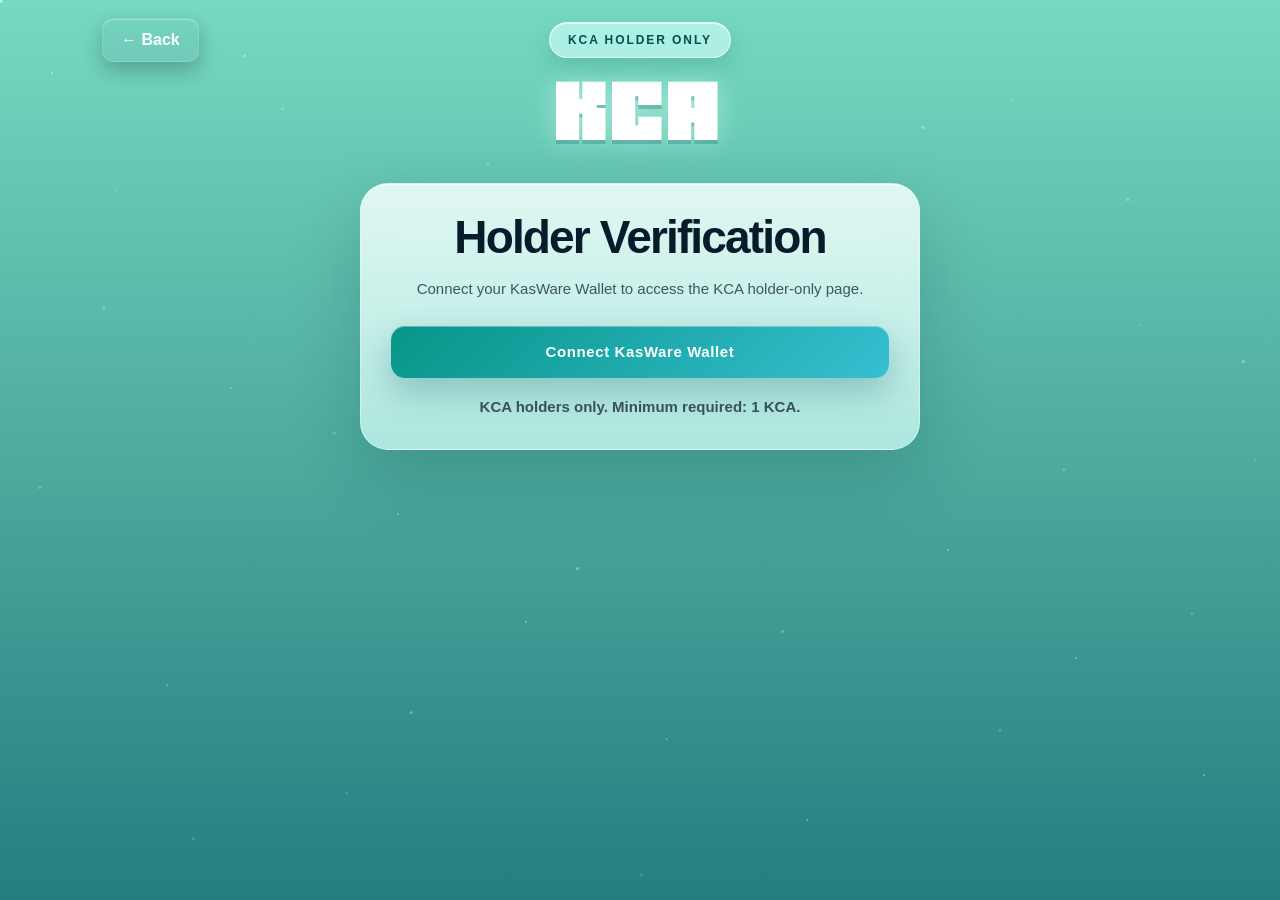
<file: projects/kca/holder.html>
<!DOCTYPE html>
<html lang="en">
<head>
  <meta charset="UTF-8" />
  <meta name="viewport" content="width=device-width, initial-scale=1.0" />
  <meta name="robots" content="noindex, nofollow" />

  <title>KCA Holder Area | KasCAP</title>

  <link rel="stylesheet" href="kca.css" />
  <link rel="icon" type="image/png" href="../../favicon.png" />
</head>

<body>

  <main class="kca-page" id="kcaContent">
    <header class="top-bar">
      <a href="../../index.html" class="back-link">← Back</a>
      <p class="kca-label">KCA HOLDER ONLY</p>
    </header>

    <section class="kca-loading">
      <h1 class="kca-title">KCA</h1>
      <p class="loading-text">Checking access...</p>
    </section>
  </main>

  <script src="holder.js"></script>
</body>
</html>
</file>
<file: style.css>
@font-face {
  font-family: "Gamer";
  src: url("assets/fonts/Gamer.ttf") format("truetype");
}

* {
  margin: 0;
  padding: 0;
  box-sizing: border-box;
}

body {
  position: relative;
  min-height: 100vh;

  background:
    radial-gradient(circle at top, rgba(61, 217, 197, 0.10), transparent 36%),
    #07070b;

  color: white;
  overflow-x: hidden;

  font-family:
    -apple-system,
    BlinkMacSystemFont,
    "Helvetica Neue",
    Arial,
    sans-serif;

  padding: 24px;
}

/* =========================
   FLOATING PARTICLES
========================= */

body::before,
body::after {
  content: "";
  position: fixed;
  pointer-events: none;
  z-index: 0;
  top: 0;
  left: 0;
  border-radius: 50%;
}

body::before {
  width: 2px;
  height: 2px;

  background: rgba(116, 198, 186, 0.72);

  box-shadow:
    4vw 8vh rgba(116,198,186,.48),
    9vw 21vh rgba(255,255,255,.22),
    13vw 76vh rgba(116,198,186,.34),
    18vw 43vh rgba(180,255,244,.32),
    22vw 12vh rgba(116,198,186,.42),
    27vw 88vh rgba(255,255,255,.20),
    31vw 57vh rgba(116,198,186,.36),
    36vw 29vh rgba(180,255,244,.28),
    41vw 69vh rgba(116,198,186,.44),
    47vw 16vh rgba(255,255,255,.24),
    52vw 82vh rgba(116,198,186,.30),
    58vw 39vh rgba(180,255,244,.34),
    63vw 91vh rgba(116,198,186,.38),
    68vw 24vh rgba(255,255,255,.22),
    74vw 61vh rgba(116,198,186,.46),
    79vw 11vh rgba(180,255,244,.30),
    84vw 73vh rgba(116,198,186,.36),
    89vw 36vh rgba(255,255,255,.18),
    94vw 86vh rgba(116,198,186,.42),
    98vw 51vh rgba(180,255,244,.26);

  animation: particleDriftA 9s linear infinite;
}

body::after {
  width: 3px;
  height: 3px;

  background: rgba(180, 255, 244, 0.46);

  box-shadow:
    3vw 54vh rgba(180,255,244,.24),
    8vw 34vh rgba(116,198,186,.28),
    15vw 93vh rgba(255,255,255,.18),
    19vw 6vh rgba(116,198,186,.30),
    26vw 48vh rgba(180,255,244,.22),
    32vw 79vh rgba(116,198,186,.26),
    38vw 18vh rgba(255,255,255,.20),
    45vw 63vh rgba(116,198,186,.32),
    50vw 97vh rgba(180,255,244,.18),
    57vw 27vh rgba(255,255,255,.20),
    61vw 70vh rgba(116,198,186,.24),
    67vw 44vh rgba(180,255,244,.28),
    72vw 14vh rgba(116,198,186,.30),
    78vw 81vh rgba(255,255,255,.16),
    83vw 52vh rgba(180,255,244,.24),
    88vw 22vh rgba(116,198,186,.28),
    93vw 68vh rgba(255,255,255,.16),
    97vw 40vh rgba(116,198,186,.32);

  animation: particleDriftB 13s linear infinite;
}

@keyframes particleDriftA {
  0% {
    transform: translate3d(0, 0, 0);
    opacity: .82;
  }

  50% {
    transform: translate3d(22px, -110px, 0);
    opacity: .48;
  }

  100% {
    transform: translate3d(-12px, -220px, 0);
    opacity: .82;
  }
}

@keyframes particleDriftB {
  0% {
    transform: translate3d(0, 0, 0);
    opacity: .52;
  }

  50% {
    transform: translate3d(-34px, -140px, 0);
    opacity: .86;
  }

  100% {
    transform: translate3d(18px, -280px, 0);
    opacity: .52;
  }
}

/* =========================
   LAYOUT
========================= */

.hero-card,
main {
  position: relative;
  z-index: 1;
  width: min(1180px, 100%);
  margin-left: auto;
  margin-right: auto;
}

.hero-card {
  margin-top: 48px;
  margin-bottom: 36px;
  padding: 26px 32px;

  display: flex;
  align-items: center;
  gap: 22px;

  border-radius: 24px;
  border: 1px solid rgba(180, 255, 244, 0.14);

  background:
    linear-gradient(
      135deg,
      rgba(180, 255, 244, 0.08),
      rgba(255, 255, 255, 0.02)
    );

  box-shadow:
    0 18px 60px rgba(0, 0, 0, 0.42),
    inset 0 1px 0 rgba(255, 255, 255, 0.08);

  backdrop-filter: blur(18px);
}

.hero-logo {
  width: 54px;
  height: auto;
  flex-shrink: 0;
}

.hero-tagline {
  flex: 1;

  color: rgba(255, 255, 255, 0.86);

  font-size: 14px;
  font-weight: 400;
  letter-spacing: 0.22em;
}

.hero-x-btn {
  margin-left: auto;
}

main {
  display: grid;
  grid-template-columns: repeat(3, 1fr);
  gap: 14px 18px;
  padding-bottom: 80px;
}

/* =========================
   SECTION LABEL
========================= */

.section-label {
  grid-column: 1 / -1;

  margin-top: 18px;
  padding: 12px 18px;

  border-left: 3px solid #74c6ba;

  background:
    linear-gradient(
      90deg,
      rgba(116, 198, 186, 0.15),
      transparent
    );

  color: #b8fff5;

  font-size: 13px;
  font-weight: 500;
  letter-spacing: 0.18em;
}

/* =========================
   PROJECT CARD
========================= */

.project-card {
  position: relative;
  overflow: hidden;

  min-height: 196px;
  padding: 26px 22px;

  display: flex;
  align-items: stretch;

  border-radius: 20px;
  border: 1px solid rgba(180, 255, 244, 0.13);

  background:
    linear-gradient(
      135deg,
      rgba(255, 255, 255, 0.06),
      rgba(255, 255, 255, 0.015)
    );

  box-shadow:
    0 16px 44px rgba(0, 0, 0, 0.34),
    inset 0 1px 0 rgba(255, 255, 255, 0.06);

  backdrop-filter: blur(14px);

  transition:
    transform 0.18s ease,
    border-color 0.18s ease,
    box-shadow 0.18s ease;
}

.project-card:hover {
  transform: translateY(-3px);
  border-color: rgba(116, 198, 186, 0.55);

  box-shadow:
    0 22px 60px rgba(0, 0, 0, 0.46),
    0 0 0 1px rgba(116, 198, 186, 0.12);
}

.project-card.is-tapped {
  transform: scale(0.98);
}

.clickable-card {
  cursor: pointer;
}

.card-content {
  position: relative;
  z-index: 2;

  width: 62%;
  display: flex;
  flex-direction: column;
  justify-content: space-between;
}

.card-content h2 {
  font-family: "Gamer", sans-serif;
  font-size: 46px;
  line-height: 0.86;
  letter-spacing: 0.02em;

  color: white;

  text-shadow:
    0 2px 0 rgba(0, 0, 0, 0.35),
    0 0 16px rgba(116, 198, 186, 0.12);
}

.card-content p {
  margin-top: 22px;

  color: rgba(255, 255, 255, 0.78);

  font-size: 14px;
  font-weight: 400;
  line-height: 1.55;
}

.card-image {
  position: absolute;
  right: 0;
  bottom: 0;

  width: 48%;
  max-height: 100%;
  object-fit: contain;
  object-position: right bottom;

  opacity: 0.58;
  pointer-events: none;

  filter:
    drop-shadow(0 16px 24px rgba(0, 0, 0, 0.45));
}

.project-card:hover .card-image {
  opacity: 0.72;
}

/* =========================
   LINKS
========================= */

.link-group {
  position: relative;
  z-index: 3;

  margin-top: 18px;

  display: flex;
  gap: 10px;
  flex-wrap: wrap;
}

.icon-btn {
  display: inline-flex;
  align-items: center;
  justify-content: center;

  width: 44px;
  height: 44px;

  border-radius: 11px;
  border: 1px solid rgba(180, 255, 244, 0.18);

  background:
    linear-gradient(
      180deg,
      rgba(116, 198, 186, 0.18) 0%,
      rgba(116, 198, 186, 0.42) 45%,
      rgba(116, 198, 186, 0.82) 100%
    );

  box-shadow:
    0 8px 20px rgba(0, 0, 0, 0.3),
    inset 0 1px 0 rgba(255, 255, 255, 0.34);

  transition:
    transform 0.16s ease,
    filter 0.16s ease;
}

.icon-btn:hover {
  transform: translateY(-2px);
  filter: brightness(1.08);
}

.icon-btn img {
  width: 48px;
  height: 48px;
  object-fit: contain;
}

/* =========================
   MODAL / KCA ACCESS
========================= */

body.modal-open {
  overflow: hidden;
}

.access-modal {
  position: fixed;
  inset: 0;
  z-index: 9999;

  display: none;
  align-items: center;
  justify-content: center;

  padding: 24px;

  background: rgba(0, 0, 0, 0.72);
  backdrop-filter: blur(10px);
}

.access-modal.is-open {
  display: flex;
}

.access-panel {
  position: relative;

  width: min(430px, 100%);
  padding: 26px 28px 30px;

  border-radius: 22px;
  border: 1px solid rgba(116, 198, 186, 0.65);

  background:
    linear-gradient(
      180deg,
      rgba(29, 33, 38, 0.96),
      rgba(12, 14, 18, 0.98)
    );

  color: white;
  text-align: center;

  box-shadow:
    0 26px 80px rgba(0, 0, 0, 0.58),
    inset 0 1px 0 rgba(255, 255, 255, 0.08);
}

.access-close {
  position: absolute;
  top: 14px;
  right: 14px;

  width: 32px;
  height: 32px;

  border: 0;
  border-radius: 8px;

  background: rgba(116, 198, 186, 0.62);

  color: white;
  font-size: 24px;
  font-weight: 500;
  line-height: 1;
  cursor: pointer;
}

.access-label {
  margin-top: 8px;

  display: block;

  background: none;
  border: 0;
  box-shadow: none;

  color: #b8fff5;
  font-size: 13px;
  font-weight: 500;
  letter-spacing: 0.18em;
}

.access-label::before {
  content: "🔒 ";
  letter-spacing: 0;
}

.access-panel h2 {
  margin-top: 0;

  font-family:
    -apple-system,
    BlinkMacSystemFont,
    "Helvetica Neue",
    Arial,
    sans-serif;

  font-size: 24px;
  line-height: 1.1;
  font-weight: 500;

  color: white;
}

.access-text {
  margin-top: 24px;

  color: rgba(255, 255, 255, 0.88);
  font-size: 15px;
  font-weight: 400;
  line-height: 1.7;
}

.access-connect-btn {
  width: 100%;
  min-height: 42px;
  margin-top: 22px;

  border-radius: 0;
  border: 1px solid rgba(180, 255, 244, 0.72);

  background: transparent;

  color: #ffffff;
  font-size: 13px;
  font-weight: 500;
  letter-spacing: 0.18em;
  text-transform: uppercase;

  cursor: pointer;

  box-shadow: none;
}

.access-connect-btn:hover {
  background: rgba(116, 198, 186, 0.12);
}

.access-connect-btn:disabled {
  opacity: 0.6;
  cursor: not-allowed;
}

.access-status {
  margin-top: 18px;

  color: rgba(255, 255, 255, 0.7);
  font-size: 13px;
  font-weight: 400;
  line-height: 1.6;
}

.access-status.loading {
  color: #b8fff5;
}

.access-status.success {
  color: #74c6ba;
}

.access-status.error {
  color: #ff8a8a;
}

/* =========================
   RESPONSIVE
========================= */

@media (max-width: 980px) {
  main {
    grid-template-columns: repeat(2, 1fr);
  }

  .hero-card {
    margin-top: 28px;
  }
}

@media (max-width: 640px) {
  body {
    padding: 18px;
  }

  main {
    grid-template-columns: 1fr;
  }

  .hero-card {
    padding: 22px 20px;
    border-radius: 20px;
  }

  .hero-logo {
    width: 48px;
  }

  .hero-tagline {
    font-size: 11px;
    letter-spacing: 0.14em;
  }

  .project-card {
    min-height: 188px;
  }

  .card-content {
    width: 64%;
  }

  .card-content h2 {
    font-size: 40px;
  }

  .card-content p {
    font-size: 13px;
    font-weight: 400;
  }

  .card-image {
    width: 50%;
  }

  .access-panel {
    padding: 30px 22px 26px;
  }
}
</file>
<file: comics/comics.css>
/* =========================
   KASHIN COMICS
========================= */

.comics-page {
  position: relative;
  z-index: 1;
  display: block;
  min-height: 100vh;
  max-width: 1180px;
  margin: 0 auto 90px;
  padding: 0 24px;
}

/* BUTTONS - OFFICIAL KasCAP STYLE */

.back-link,
.comic-btn,
.viewer-btn {
  display: inline-flex;
  align-items: center;
  justify-content: center;

  border-radius: 12px;
  border: 1px solid rgba(180,255,244,0.18);

  background:
    linear-gradient(
      180deg,
      rgba(116,198,186,0.18) 0%,
      rgba(116,198,186,0.42) 45%,
      rgba(116,198,186,0.82) 100%
    );

  color: white;
  text-decoration: none;
  font-weight: 800;

  box-shadow: 0 10px 24px rgba(0,0,0,0.20);

  transition:
    transform 0.2s ease,
    background 0.2s ease,
    box-shadow 0.2s ease,
    border-color 0.2s ease;

  cursor: pointer;
}

.back-link:hover,
.comic-btn:hover,
.viewer-btn:hover {
  transform: translateY(-2px);
  border-color: rgba(116,198,186,0.55);
  box-shadow:
    0 12px 28px rgba(0,0,0,0.26),
    0 0 18px rgba(116,198,186,0.18);
}

/* =========================
   INDEX HEADER - PC
========================= */

.comics-header {
  position: relative;
  display: grid;
  grid-template-columns: 1fr auto 1fr;
  align-items: center;

  width: 100%;
  max-width: 1180px;
  margin: 0 auto;

  padding: 42px 0 56px;
}

.comics-header .back-link {
  position: static;
  transform: none;

  grid-column: 1;
  justify-self: start;

  height: 42px;
  min-width: 0;
  padding: 0 20px;

  font-size: 14px;
}

.comics-header .back-link:hover {
  transform: translateY(-2px);
}

.comics-title {
  position: static;
  transform: none;

  grid-column: 2;
  justify-self: center;

  margin: 0;
  padding: 0;

  width: auto;
  max-width: none;

  font-family: "Gamer", sans-serif;
  font-size: 72px;
  line-height: 0.9;
  letter-spacing: 0.04em;

  color: white;
  white-space: nowrap;
}

/* =========================
   CHAPTER LIST
========================= */

.chapter-list {
  display: block;
  max-width: 680px;
  margin: 0 auto;
}

.chapter-row {
  display: grid;
  grid-template-columns: 1fr 230px;
  align-items: center;
  gap: 24px;

  padding: 26px 0;

  border-bottom: 1px solid rgba(255,255,255,0.1);
}

.chapter-left h2 {
  margin: 0;

  font-family: inherit;
  font-size: 24px;
  font-weight: 800;
  line-height: 1.1;

  white-space: nowrap;
}

.coming-soon {
  margin-top: 6px;

  color: rgba(255,255,255,0.55);

  font-size: 13px;
  line-height: 1.2;
  letter-spacing: 0.12em;

  white-space: nowrap;
}

.chapter-buttons {
  display: grid;
  grid-template-columns: 64px 64px 24px;
  align-items: center;
  justify-content: end;
  gap: 10px;
}

.comic-btn {
  height: 42px;
  min-width: 64px;
  padding: 0 18px;
  font-size: 13px;
}

.comic-btn.disabled,
.viewer-btn:disabled {
  background: rgba(120,120,120,0.28);
  border: 1px solid rgba(255,255,255,0.12);

  color: rgba(255,255,255,0.35);

  box-shadow: none;
  cursor: default;
  pointer-events: none;
}

.comic-btn.disabled:hover,
.viewer-btn:disabled:hover {
  transform: none;
  border-color: rgba(255,255,255,0.12);
  box-shadow: none;
}

.lock-icon {
  width: 24px;
  text-align: center;
  opacity: 0.72;
}

/* =========================
   COMIC VIEWER
========================= */

.viewer-page {
  position: relative;
  z-index: 1;

  display: flex;
  flex-direction: column;

  min-height: 100vh;
  max-width: 1180px;
  margin: 0 auto;
  padding: 24px;
}

.viewer-header {
  height: 42px;
  margin-bottom: 22px;
}

.viewer-header .back-link {
  position: static;
  transform: none;

  height: 42px;
  min-width: 0;
  padding: 0 20px;

  font-size: 14px;
}

.viewer-header .back-link:hover {
  transform: translateY(-2px);
}

.viewer-container {
  width: 100%;

  display: flex;
  justify-content: center;
  align-items: center;

  flex: 1;
  min-height: 0;
}

.comic-image {
  display: block;

  max-width: 100%;
  max-height: calc(100vh - 250px);

  border-radius: 12px;
  background: rgba(255,255,255,0.04);
  box-shadow: 0 18px 52px rgba(0,0,0,0.5);
}

.viewer-controls {
  width: 100%;
  max-width: 520px;
  margin: 22px auto 0;

  display: grid;
  grid-template-columns: 1fr 96px 1fr;
  align-items: center;
  gap: 14px;
}

.viewer-btn {
  height: 42px;
  width: 100%;
  padding: 0 18px;
  font-size: 13px;
}

.page-counter {
  text-align: center;
  color: rgba(255,255,255,0.78);
  font-size: 13px;
  letter-spacing: 0.08em;
  white-space: nowrap;
}

/* =========================
   MOBILE
========================= */

@media (max-width: 767px) {
  .comics-page {
    padding: 0 14px;
    margin: 0 auto 70px;
  }

  .comics-header {
    position: fixed;
    left: 0;
    top: 0;
    z-index: 90;

    display: block;

    width: 100%;
    max-width: none;
    height: 66px;
    padding: 10px 14px;

    background: rgba(7,7,11,0.82);
    backdrop-filter: blur(14px);
    border-bottom: 1px solid rgba(255,255,255,0.08);
  }

  .comics-header .back-link {
    position: absolute;
    left: 14px;
    top: 50%;

    transform: translateY(-50%);

    width: 74px;
    height: 36px;
    min-width: 0;
    padding: 0;

    font-size: 13px;

    z-index: 10;
  }

  .comics-header .back-link:hover {
    transform: translateY(-50%);
  }

  .comics-title {
    position: absolute;

    left: 50%;
    top: 50%;

    transform: translate(-50%, -50%) scaleX(0.88);
    transform-origin: center center;

    width: max-content;
    max-width: calc(100vw - 170px);

    margin: 0;
    padding: 0;

    text-align: center;

    font-family: "Gamer", sans-serif;
    font-size: 30px;
    line-height: 1;
    letter-spacing: 0.04em;

    color: white;

    white-space: nowrap;
    overflow: visible;

    z-index: 1;
  }

  .chapter-list {
    max-width: 100%;
    padding-top: 112px;
  }

  .chapter-row {
    display: grid;
    grid-template-columns: 1fr;
    gap: 16px;

    padding: 30px 0;
  }

  .chapter-left h2 {
    font-size: 28px;
  }

  .coming-soon {
    margin-top: 8px;
    font-size: 13px;
  }

  .chapter-buttons {
    width: 100%;
    display: grid;
    grid-template-columns: 1fr 1fr 34px;
    gap: 12px;
  }

  .comic-btn {
    width: 100%;
    height: 54px;
    font-size: 15px;
  }

  .lock-icon {
    width: 34px;
    font-size: 22px;
  }

  .viewer-page {
    min-height: 100vh;
    padding: 14px;
  }

  .viewer-header {
    height: 36px;
    margin-bottom: 18px;
  }

  .viewer-header .back-link {
    height: 36px;
    min-width: 0;
    padding: 0 14px;
    font-size: 13px;
  }

  .comic-image {
    max-height: calc(100vh - 220px);
    border-radius: 8px;
  }

  .viewer-controls {
    max-width: 100%;
    grid-template-columns: 1fr 72px 1fr;
    gap: 10px;
    margin-top: 18px;
  }

  .viewer-btn {
    height: 44px;
    padding: 0 12px;
    font-size: 13px;
  }

  .page-counter {
    font-size: 12px;
  }
}

/* =========================
   HOLDER GATE MODAL
========================= */

.gate-modal {
  position: fixed;
  inset: 0;
  z-index: 999;

  display: none;
  align-items: center;
  justify-content: center;

  padding: 18px;

  background: rgba(0,0,0,0.58);
  backdrop-filter: blur(8px);
}

.gate-modal.active {
  display: flex;
}

.gate-panel {
  position: relative;
  width: min(430px, 100%);
  border-radius: 20px;

  border: 1px solid rgba(116,198,186,0.45);
  background:
    linear-gradient(180deg, rgba(255,255,255,0.07), rgba(255,255,255,0.025)),
    #07070b;

  box-shadow:
    0 24px 72px rgba(0,0,0,0.48),
    0 0 36px rgba(116,198,186,0.12);

  overflow: hidden;
}

.gate-panel::before {
  content: "";
  position: absolute;
  inset: 0;
  pointer-events: none;

  background:
    radial-gradient(circle at 50% 0%, rgba(116,198,186,0.18), transparent 42%),
    linear-gradient(90deg, transparent, rgba(116,198,186,0.08), transparent);
}

.gate-close {
  position: absolute;
  top: 12px;
  right: 12px;
  z-index: 2;

  width: 30px;
  height: 30px;
  border-radius: 8px;
  border: 1px solid rgba(180,255,244,0.20);

  background: rgba(116,198,186,0.38);
  color: white;
  font-size: 20px;
  font-weight: 900;
  line-height: 1;
  cursor: pointer;
}

.gate-inner {
  position: relative;
  z-index: 1;
  padding: 28px 28px 30px;
  text-align: center;
}

.gate-title {
  margin: 0 0 8px;
  color: white;
  font-size: 22px;
  font-weight: 900;
  line-height: 1;
}

.gate-subtitle {
  margin: 0 0 18px;
  color: #bff8ef;
  font-size: 12px;
  font-weight: 800;
  letter-spacing: 0.16em;
}

.gate-description {
  margin: 0 0 18px;
  color: rgba(255,255,255,0.82);
  font-size: 14px;
  line-height: 1.7;
}

.gate-connect {
  width: 100%;
  height: 42px;
  border-radius: 0;
  border: 1px solid rgba(180,255,244,0.55);

  background: rgba(0,0,0,0.12);
  color: white;

  font-size: 12px;
  font-weight: 900;
  letter-spacing: 0.18em;

  cursor: pointer;
  transition: background 0.2s ease, transform 0.2s ease, opacity 0.2s ease;
}

.gate-connect:hover {
  transform: translateY(-1px);
  background: rgba(116,198,186,0.24);
}

.gate-connect:disabled {
  opacity: 0.55;
  cursor: default;
  transform: none;
}

.gate-status {
  min-height: 18px;
  margin: 16px 0 0;
  color: rgba(255,255,255,0.62);
  font-size: 12px;
  line-height: 1.6;
}

.gate-status.success {
  color: #bff8ef;
}

.gate-status.error {
  color: #ffb7b7;
}

@media (max-width: 767px) {
  .gate-inner {
    padding: 26px 20px 28px;
  }

  .gate-panel {
    width: min(360px, 100%);
  }
}
/* =========================
   FORCE HOLDER GATE MODAL
========================= */

.gate-modal {
  display: none !important;
}

.gate-modal.active {
  display: flex !important;
  position: fixed !important;
  inset: 0 !important;
  z-index: 9999 !important;
  align-items: center !important;
  justify-content: center !important;
}
</file>
<file: games/slot/slot.css>
@font-face {
  font-family: "Gamer";
  src: url("../../assets/fonts/Gamer.ttf") format("truetype");
  font-display: swap;
}

* {
  margin: 0;
  padding: 0;
  box-sizing: border-box;
}

body {
  position: relative;

  background:
    radial-gradient(
      circle at top,
      rgba(61,217,197,0.10),
      transparent 36%
    ),
    #07070b;

  color: white;

  overflow-x: hidden;

  font-family:
    -apple-system,
    BlinkMacSystemFont,
    "Helvetica Neue",
    sans-serif;

  padding: 24px;
}

/* =========================
   FLOATING PARTICLES
========================= */

body::before,
body::after {
  content: "";
  position: fixed;
  inset: 0;
  pointer-events: none;
  z-index: 0;
}

body::before {
  width: 3px;
  height: 3px;
  border-radius: 50%;
  background: rgba(116,198,186,0.95);

  box-shadow:
    2vw 102vh 0 rgba(116,198,186,0.16),
    7vw 74vh 0 rgba(116,198,186,0.72),
    11vw 91vh 0 rgba(220,255,250,0.28),
    16vw 58vh 0 rgba(116,198,186,0.48),
    21vw 112vh 0 rgba(116,198,186,0.10),
    27vw 79vh 0 rgba(220,255,250,0.62),
    33vw 95vh 0 rgba(116,198,186,0.20),
    39vw 66vh 0 rgba(116,198,186,0.84),
    44vw 104vh 0 rgba(220,255,250,0.16),
    51vw 83vh 0 rgba(116,198,186,0.38),
    57vw 119vh 0 rgba(220,255,250,0.12),
    63vw 71vh 0 rgba(116,198,186,0.56),
    68vw 97vh 0 rgba(220,255,250,0.20),
    74vw 61vh 0 rgba(116,198,186,0.78),
    81vw 108vh 0 rgba(116,198,186,0.24),
    87vw 88vh 0 rgba(220,255,250,0.36),
    93vw 117vh 0 rgba(116,198,186,0.14);

  filter: blur(2px);
  opacity: 0.9;
  animation: particleRiseA 18s linear infinite;
}

body::after {
  width: 8px;
  height: 8px;
  border-radius: 50%;
  background: rgba(116,198,186,0.24);

  box-shadow:
    8vw 126vh 0 4px rgba(116,198,186,0.12),
    19vw 82vh 0 8px rgba(116,198,186,0.22),
    31vw 141vh 0 3px rgba(220,255,250,0.14),
    43vw 97vh 0 10px rgba(116,198,186,0.08),
    57vw 118vh 0 5px rgba(220,255,250,0.18),
    71vw 76vh 0 8px rgba(116,198,186,0.10),
    84vw 133vh 0 4px rgba(220,255,250,0.12);

  filter: blur(12px);
  opacity: 0.65;
  animation: particleRiseB 29s linear infinite;
}

@keyframes particleRiseA {
  from { transform: translate3d(0, 0, 0); }
  to { transform: translate3d(-18px, -180vh, 0); }
}

@keyframes particleRiseB {
  from { transform: translate3d(0, 0, 0); }
  to { transform: translate3d(24px, -220vh, 0); }
}

/* =========================
   TOP AREA
========================= */

.detail-wrap {
  position: relative;
  z-index: 2;
  max-width: 1180px;
  margin: 0 auto 90px;
}

.mobile-header {
  display: none;
}

.detail-top {
  display: grid;
  grid-template-columns: 1fr auto 1fr;
  align-items: center;
  padding: 42px 0 26px;
}

.back-link {
  display: inline-flex;
  align-items: center;
  justify-content: center;

  border-radius: 12px;

  border: 1px solid rgba(180,255,244,0.18);

  background:
    linear-gradient(
      180deg,
      rgba(116,198,186,0.18) 0%,
      rgba(116,198,186,0.42) 45%,
      rgba(116,198,186,0.82) 100%
    );

  color: white;

  text-decoration: none;

  font-weight: 800;

  box-shadow:
    0 10px 24px rgba(0,0,0,0.20);

  transition:
    transform 0.2s ease,
    background 0.2s ease,
    box-shadow 0.2s ease,
    border-color 0.2s ease;

  cursor: pointer;

  appearance: none;
  -webkit-appearance: none;
}

.back-link:hover:not(:disabled) {
  transform: translateY(-2px);

  border-color: rgba(116,198,186,0.55);

  box-shadow:
    0 12px 28px rgba(0,0,0,0.26),
    0 0 18px rgba(116,198,186,0.18);
}

.back-link:disabled {
  opacity: 0.35;
  cursor: default;
  transform: none;
  box-shadow: none;
}

.detail-top .back-link {
  justify-self: start;
  height: 42px;
  padding: 0 20px;
}

.detail-title {
  justify-self: center;

  font-family: "Gamer", sans-serif;

  font-size: 96px;

  color: white;

  line-height: 0.9;
}

/* =========================
   MACHINE
========================= */

.slot-machine {
  width: min(100%, 430px);
  margin: 0 auto;

  border-radius: 28px;

  border: 1px solid rgba(255,255,255,0.10);

  background:
    linear-gradient(
      180deg,
      rgba(255,255,255,0.07),
      rgba(255,255,255,0.025)
    );

  backdrop-filter: blur(10px);

  box-shadow:
    0 20px 60px rgba(0,0,0,0.28);

  padding: 16px;
}

.top-bar {
  display: flex;
  justify-content: space-between;
  gap: 10px;
  margin-bottom: 15px;
}

.mini-action {
  height: 42px;
  padding: 0 16px;
  font-size: 11px;
  letter-spacing: 0.06em;
  white-space: nowrap;
}

/* =========================
   SOUND TOGGLE
========================= */

.sound-toggle {
  position: relative;

  display: grid;
  grid-template-columns: 1fr 1fr;
  align-items: center;

  width: 142px;
  height: 42px;

  padding: 4px;

  border-radius: 12px;

  border: 1px solid rgba(255,255,255,0.10);

  background:
    linear-gradient(
      180deg,
      rgba(0,0,0,0.46),
      rgba(255,255,255,0.035)
    );

  box-shadow:
    inset 0 4px 12px rgba(0,0,0,0.42),
    inset 0 -1px 0 rgba(255,255,255,0.06),
    0 10px 24px rgba(0,0,0,0.16);

  color: rgba(255,255,255,0.42);

  font-size: 11px;
  font-weight: 900;
  letter-spacing: 0.08em;

  cursor: pointer;

  transition:
    transform 0.2s ease,
    border-color 0.2s ease,
    box-shadow 0.2s ease;

  appearance: none;
  -webkit-appearance: none;
}

.sound-toggle:hover {
  transform: translateY(-2px);

  border-color: rgba(116,198,186,0.26);

  box-shadow:
    inset 0 4px 12px rgba(0,0,0,0.42),
    inset 0 -1px 0 rgba(255,255,255,0.06),
    0 12px 28px rgba(0,0,0,0.22),
    0 0 14px rgba(116,198,186,0.08);
}

.sound-toggle::before {
  content: "";

  position: absolute;
  top: 4px;
  left: 4px;

  width: calc(50% - 4px);
  height: calc(100% - 8px);

  border-radius: 10px;

  background:
    linear-gradient(
      180deg,
      rgba(115,125,124,0.34) 0%,
      rgba(72,80,79,0.36) 45%,
      rgba(31,36,36,0.42) 100%
    );

  box-shadow:
    inset 0 1px 0 rgba(255,255,255,0.10),
    inset 0 -8px 14px rgba(0,0,0,0.18);

  transition:
    left 0.22s ease,
    background 0.22s ease,
    box-shadow 0.22s ease;
}

.sound-toggle[aria-pressed="true"]::before {
  left: 50%;

  background:
    linear-gradient(
      180deg,
      rgba(116,198,186,0.18) 0%,
      rgba(116,198,186,0.42) 45%,
      rgba(116,198,186,0.82) 100%
    );

  box-shadow:
    inset 0 1px 0 rgba(255,255,255,0.18),
    0 0 14px rgba(116,198,186,0.12);
}

.toggle-label {
  position: relative;
  z-index: 3;

  text-align: center;

  transition:
    color 0.2s ease,
    text-shadow 0.2s ease;
}

.sound-toggle[aria-pressed="false"] .off-label,
.sound-toggle[aria-pressed="true"] .on-label {
  color: rgba(255,255,255,0.92);

  text-shadow:
    0 0 8px rgba(255,255,255,0.16);
}

.sound-toggle[aria-pressed="true"] .off-label,
.sound-toggle[aria-pressed="false"] .on-label {
  color: rgba(255,255,255,0.32);

  text-shadow: none;
}

/* =========================
   DATA / REEL
========================= */

.data-panel {
  display: grid;
  grid-template-columns: repeat(5, 1fr);
  gap: 7px;

  padding: 11px;

  border-radius: 16px;

  border: 1px solid rgba(255,255,255,0.10);

  background:
    linear-gradient(
      180deg,
      rgba(255,255,255,0.06),
      rgba(255,255,255,0.02)
    );

  box-shadow:
    0 16px 40px rgba(0,0,0,0.20);
}

.data-panel div {
  min-width: 0;
  text-align: center;

  background: rgba(0,0,0,0.32);

  border-radius: 10px;

  padding: 8px 3px;
}

.data-panel span {
  display: block;

  color: rgba(255,255,255,0.56);

  font-size: 9px;
  font-weight: 800;
  letter-spacing: 0.11em;
}

.data-panel strong {
  display: block;

  margin-top: 4px;

  color: #49eacb;

  font-size: 15px;

  font-variant-numeric: tabular-nums;

  text-shadow:
    0 0 10px rgba(73,234,203,0.38);
}

.lamp-row {
  display: grid;
  grid-template-columns: 74px 1fr 74px;
  align-items: center;
  gap: 8px;

  padding: 18px 4px 14px;
}

.bonus-lamp {
  width: 68px;
  height: 68px;

  object-fit: contain;

  opacity: 0.96;

  filter:
    drop-shadow(0 0 8px rgba(0,0,0,0.35));
}

.bonus-lamp.blink {
  animation: lampBlink .42s steps(2, end) infinite;

  filter:
    drop-shadow(0 0 16px rgba(116,198,186,0.78));
}

@keyframes lampBlink {
  0%, 48% {
    opacity: 1;
    transform: scale(1.02);
  }

  49%, 100% {
    opacity: 0.18;
    transform: scale(0.98);
  }
}

.message {
  min-height: 28px;

  display: grid;
  place-items: center;

  color: #49eacb;

  font-weight: 900;
  letter-spacing: 0.13em;
  text-align: center;

  text-shadow:
    0 0 16px rgba(73,234,203,0.54);
}

/* =========================
   SPECIAL LAMPS
========================= */

.special-lamp-row {
  display: grid;
  grid-template-columns: repeat(9, 1fr);
  gap: 5px;

  width: 100%;

  padding: 0 12px 12px;
}

.special-lamp {
  display: block;

  height: 8px;

  border-radius: 999px;

  border: 1px solid rgba(180,255,244,0.18);

  background:
    linear-gradient(
      180deg,
      rgba(255,255,255,0.08),
      rgba(0,0,0,0.34)
    );

  box-shadow:
    inset 0 2px 4px rgba(0,0,0,0.45),
    0 0 0 rgba(116,198,186,0);
}

.special-lamp.on {
  background:
    linear-gradient(
      180deg,
      rgba(180,255,244,0.95),
      rgba(116,198,186,0.88)
    );

  box-shadow:
    0 0 10px rgba(116,198,186,0.78),
    0 0 18px rgba(116,198,186,0.32);
}

.reel-frame {
  padding: 12px;

  border-radius: 22px;

  border: 1px solid rgba(255,255,255,0.10);

  background:
    linear-gradient(
      180deg,
      rgba(255,255,255,0.06),
      rgba(255,255,255,0.02)
    );

  box-shadow:
    0 20px 60px rgba(0,0,0,0.24);
}

.reel-window {
  position: relative;

  display: grid;
  grid-template-columns: repeat(3, 1fr);
  gap: 10px;

  padding: 12px;

  overflow: hidden;

  border-radius: 18px;

  border: 1px solid rgba(255,255,255,0.10);

  background: rgba(0,0,0,0.38);
}

.reel {
  height: 210px;

  display: grid;
  grid-template-rows: repeat(3, 1fr);

  overflow: hidden;

  border-radius: 14px;

  border: 1px solid rgba(180,255,244,0.18);

  background:
    linear-gradient(
      180deg,
      rgba(116,198,186,0.08),
      rgba(0,0,0,0.16)
    );
}

.symbol-cell {
  display: grid;
  place-items: center;

  border-bottom: 1px solid rgba(116,198,186,0.12);
}

.symbol-cell:last-child {
  border-bottom: 0;
}

.symbol-cell img {
  width: 52px;
  height: 52px;

  object-fit: contain;

  image-rendering: pixelated;
}

.reel.spinning .symbol-cell img {
  animation: flicker 0.11s linear infinite;
}

@keyframes flicker {
  from {
    transform: translateY(-4px);
    opacity: 0.62;
  }

  to {
    transform: translateY(4px);
    opacity: 1;
  }
}

.payline {
  position: absolute;

  left: 12px;
  right: 12px;

  height: 1px;

  background: rgba(116,198,186,0.36);

  pointer-events: none;

  z-index: 2;
}

.payline-top {
  top: calc(12px + 35px);
  opacity: 0.46;
}

.payline-middle {
  top: 50%;
  height: 2px;

  background: rgba(116,198,186,0.78);

  box-shadow:
    0 0 12px rgba(116,198,186,0.62);
}

.payline-bottom {
  bottom: calc(12px + 35px);
  opacity: 0.46;
}

/* =========================
   CONTROLS
========================= */

.controls {
  padding-top: 14px;
}

.game-btn {
  height: 46px;
  padding: 0 18px;

  font-size: 14px;
  letter-spacing: 0.08em;
}

.lever {
  width: 100%;
  margin-bottom: 10px;
}

.stop-row {
  display: grid;
  grid-template-columns: repeat(3, 1fr);
  gap: 10px;
}

/* =========================
   MODAL
========================= */

.modal {
  position: fixed;
  inset: 0;

  display: grid;
  place-items: center;

  background: rgba(0,0,0,0.72);

  backdrop-filter: blur(10px);

  padding: 24px;

  z-index: 50;
}

.hidden {
  display: none;
}

.modal-card {
  width: min(100%, 320px);

  border-radius: 28px;

  border: 1px solid rgba(116,198,186,0.28);

  background: rgba(15,15,20,0.95);

  padding: 24px;

  text-align: center;
}

.modal-card h2 {
  font-family: "Gamer", sans-serif;
  font-size: 48px;
  line-height: 0.9;
}

.modal-card p {
  margin: 14px 0 18px;
  color: #c0c0cf;
  font-size: 14px;
}

.modal-actions {
  display: grid;
  grid-template-columns: 1fr 1fr;
  gap: 10px;
}

/* =========================
   RESPONSIVE
========================= */

@media (max-width: 767px) {
  body {
    padding-top: 70px;
  }

  .detail-wrap {
    position: static;
    z-index: auto;
    width: 100%;
    margin: 0 auto 70px;
  }

  .mobile-header {
    position: fixed;
    left: 0;
    top: 0;
    z-index: 90;

    display: flex;
    align-items: center;
    justify-content: center;

    width: 100%;
    height: 66px;

    padding: 10px 14px;

    background: rgba(7,7,11,0.82);

    backdrop-filter: blur(14px);

    border-bottom: 1px solid rgba(255,255,255,0.08);
  }

  .mobile-back {
    position: absolute;
    left: 14px;
    top: 50%;

    transform: translateY(-50%);

    height: 36px;
    padding: 0 14px;

    font-size: 13px;
  }

  .mobile-back:hover {
    transform: translateY(-50%);
  }

  .mobile-title {
    position: absolute;
    left: 50%;
    top: 50%;

    transform: translate(-50%, -50%);

    font-family: "Gamer", sans-serif;
    font-size: 42px;
    line-height: 0.9;
    color: white;
  }

  .detail-top {
    display: block;
    text-align: center;
    padding: 18px 0 18px;
  }

  .detail-top .back-link,
  .detail-title {
    display: none;
  }

  .slot-machine {
    padding: 14px;
    border-radius: 24px;
  }
}

@media (max-width: 390px) {
  .top-bar {
    gap: 8px;
  }

  .sound-toggle {
    width: 132px;
  }

  .mini-action {
    padding: 0 12px;
    font-size: 10px;
  }

  .data-panel {
    gap: 4px;
    padding: 8px;
  }

  .data-panel strong {
    font-size: 13px;
  }

  .lamp-row {
    grid-template-columns: 62px 1fr 62px;
  }

  .bonus-lamp {
    width: 58px;
    height: 58px;
  }

  .special-lamp-row {
    gap: 4px;
    padding: 0 10px 10px;
  }

  .special-lamp {
    height: 7px;
  }

  .reel {
    height: 195px;
  }

  .symbol-cell img {
    width: 46px;
    height: 46px;
  }
}
</file>
<file: projects/kca/kca.css>
@font-face {
  font-family: "Gamer";
  src: url("../../assets/fonts/Gamer.ttf") format("truetype");
}

* {
  margin: 0;
  padding: 0;
  box-sizing: border-box;
}

body {
  min-height: 100vh;

  background:
    linear-gradient(
      180deg,
      #76dac0 0%,
      #257d7f 100%
    );

  color: #071b2a;

  font-family:
    -apple-system,
    BlinkMacSystemFont,
    "Helvetica Neue",
    Arial,
    sans-serif;

  overflow-x: hidden;
}

/* =========================
   FLOATING PARTICLES
========================= */

body::before,
body::after {
  content: "";
  position: fixed;
  pointer-events: none;
  z-index: 0;
  top: 0;
  left: 0;
  border-radius: 50%;
}

body::before {
  width: 2px;
  height: 2px;

  background: rgba(255, 255, 255, 0.72);

  box-shadow:
    4vw 8vh rgba(255,255,255,.48),
    9vw 21vh rgba(220,255,250,.24),
    13vw 76vh rgba(255,255,255,.34),
    18vw 43vh rgba(180,255,244,.36),
    22vw 12vh rgba(255,255,255,.42),
    27vw 88vh rgba(220,255,250,.24),
    31vw 57vh rgba(255,255,255,.36),
    36vw 29vh rgba(180,255,244,.32),
    41vw 69vh rgba(255,255,255,.44),
    47vw 16vh rgba(220,255,250,.28),
    52vw 82vh rgba(255,255,255,.30),
    58vw 39vh rgba(180,255,244,.38),
    63vw 91vh rgba(255,255,255,.38),
    68vw 24vh rgba(220,255,250,.26),
    74vw 61vh rgba(255,255,255,.46),
    79vw 11vh rgba(180,255,244,.34),
    84vw 73vh rgba(255,255,255,.36),
    89vw 36vh rgba(220,255,250,.22),
    94vw 86vh rgba(255,255,255,.42),
    98vw 51vh rgba(180,255,244,.30);

  animation: particleDriftA 9s linear infinite;
}

body::after {
  width: 3px;
  height: 3px;

  background: rgba(220, 255, 250, 0.46);

  box-shadow:
    3vw 54vh rgba(220,255,250,.28),
    8vw 34vh rgba(255,255,255,.30),
    15vw 93vh rgba(220,255,250,.22),
    19vw 6vh rgba(255,255,255,.34),
    26vw 48vh rgba(180,255,244,.26),
    32vw 79vh rgba(255,255,255,.30),
    38vw 18vh rgba(220,255,250,.24),
    45vw 63vh rgba(255,255,255,.36),
    50vw 97vh rgba(180,255,244,.22),
    57vw 27vh rgba(220,255,250,.24),
    61vw 70vh rgba(255,255,255,.28),
    67vw 44vh rgba(180,255,244,.32),
    72vw 14vh rgba(255,255,255,.34),
    78vw 81vh rgba(220,255,250,.20),
    83vw 52vh rgba(180,255,244,.28),
    88vw 22vh rgba(255,255,255,.32),
    93vw 68vh rgba(220,255,250,.20),
    97vw 40vh rgba(255,255,255,.36);

  animation: particleDriftB 13s linear infinite;
}

@keyframes particleDriftA {
  0% {
    transform: translate3d(0, 0, 0);
    opacity: .82;
  }

  50% {
    transform: translate3d(22px, -110px, 0);
    opacity: .48;
  }

  100% {
    transform: translate3d(-12px, -220px, 0);
    opacity: .82;
  }
}

@keyframes particleDriftB {
  0% {
    transform: translate3d(0, 0, 0);
    opacity: .52;
  }

  50% {
    transform: translate3d(-34px, -140px, 0);
    opacity: .86;
  }

  100% {
    transform: translate3d(18px, -280px, 0);
    opacity: .52;
  }
}

.kca-page {
  position: relative;
  z-index: 1;

  width: min(1120px, 100%);
  margin: 0 auto;
  padding: 18px 22px 96px;
}

/* =========================
   TOP
========================= */

.top-bar {
  position: relative;

  display: flex;
  align-items: center;
  justify-content: center;

  min-height: 44px;
}

.back-link {
  position: absolute;
  left: 0;
  top: 0;

  display: inline-flex;
  align-items: center;
  justify-content: center;

  min-height: 44px;
  padding: 0 18px;

  border-radius: 12px;
  border: 1px solid rgba(180, 255, 244, 0.18);

  background:
    linear-gradient(
      180deg,
      rgba(116, 198, 186, 0.18) 0%,
      rgba(116, 198, 186, 0.42) 45%,
      rgba(116, 198, 186, 0.82) 100%
    );

  color: white;
  text-decoration: none;
  font-weight: 800;

  box-shadow:
    0 8px 20px rgba(0, 0, 0, 0.24),
    inset 0 1px 0 rgba(255, 255, 255, 0.34);
}

.kca-label,
.benefit-no,
.private-label {
  display: inline-flex;
  align-items: center;
  justify-content: center;

  letter-spacing: 0.16em;
  font-size: 12px;
  font-weight: 900;
}

.kca-label {
  height: 36px;
  padding: 0 18px;

  border-radius: 999px;
  color: #064f4b;

  background: rgba(210, 255, 250, 0.62);
  border: 1px solid rgba(255, 255, 255, 0.58);

  box-shadow:
    0 10px 24px rgba(0, 92, 91, 0.18),
    inset 0 1px 0 rgba(255, 255, 255, 0.7);
}

/* =========================
   HERO
========================= */

.kca-hero {
  margin-top: 2px;
  text-align: center;
}

.kca-title {
  margin-top: -18px;

  font-family: "Gamer", sans-serif;
  font-size: clamp(64px, 12vw, 140px);
  line-height: 0.75;
  letter-spacing: 0.02em;

  color: #ffffff;

  text-shadow:
    0 4px 0 rgba(0, 70, 72, 0.22),
    0 0 28px rgba(220, 255, 250, 0.48);
}

/* =========================
   KCA CARD
========================= */

.kca-card-showcase {
  display: flex;
  align-items: center;
  justify-content: center;

  margin: 22px auto 52px;
}

.kca-card-img {
  width: min(560px, 90%);
  display: block;

  border: none;
  border-radius: 0;
  background: none;
  box-shadow: none;
}

/* =========================
   BENEFITS
========================= */

.benefits-grid {
  display: grid;
  grid-template-columns: repeat(3, 1fr);
  gap: 18px;
}

.benefit-card {
  min-height: 360px;
  padding: 26px;

  border-radius: 28px;
  border: 1px solid rgba(218, 255, 251, 0.46);

  background:
    linear-gradient(
      180deg,
      rgba(245, 255, 253, 0.84),
      rgba(214, 255, 249, 0.68)
    );

  box-shadow:
    0 24px 70px rgba(0, 32, 46, 0.18),
    inset 0 1px 0 rgba(255, 255, 255, 0.86);

  backdrop-filter: blur(14px);
}

.benefit-no,
.private-label {
  height: 36px;
  padding: 0 18px;

  border-radius: 999px;

  color: #ffffff !important;
  -webkit-text-fill-color: #ffffff;

  background:
    linear-gradient(
      135deg,
      #079588,
      #36bfd1
    );

  box-shadow:
    0 10px 28px rgba(0, 91, 90, 0.24),
    inset 0 1px 0 rgba(255, 255, 255, 0.34);
}

.benefit-no {
  display: flex;

  width: fit-content;

  margin:
    0 auto 18px;

  height: 36px;
  padding: 0 18px;
}

.benefit-card h2 {
  margin-bottom: 16px;

  font-size: 24px;
  line-height: 1.12;
  color: #071b2a;
}

.benefit-card p,
.secret-text p,
.info-box p {
  margin-top: 12px;

  font-size: 15px;
  line-height: 1.75;
  color: rgba(7, 27, 42, 0.76);
}

strong {
  color: #027e74;
}

.info-box,
.note {
  padding: 13px 14px;

  border-radius: 16px;
  background: rgba(116, 255, 232, 0.16);
  border: 1px solid rgba(4, 128, 117, 0.18);
}

.info-box {
  margin: 16px 0;
}

.info-box p:first-child {
  margin-top: 0;
}

/* =========================
   SECRET
========================= */

.secret-card {
  margin-top: 30px;
  padding: clamp(30px, 5vw, 60px);

  border-radius: 34px;
  border: 1px solid rgba(218, 255, 251, 0.5);

  background:
    linear-gradient(
      135deg,
      rgba(237, 255, 253, 0.84),
      rgba(157, 241, 229, 0.64)
    );

  box-shadow:
    0 34px 90px rgba(0, 32, 46, 0.24),
    inset 0 1px 0 rgba(255, 255, 255, 0.88);

  backdrop-filter: blur(16px);
}

.secret-head {
  display: flex;
  justify-content: center;
  margin-bottom: 24px;
}

.secret-card h2 {
  font-size: clamp(34px, 6.2vw, 64px);
  line-height: 0.96;
  letter-spacing: -0.06em;

  color: #071b2a;
}

.secret-card h3 {
  margin-top: 16px;

  font-size: clamp(25px, 4.8vw, 44px);
  line-height: 1.05;

  color: #027e74;
}

.secret-lead {
  margin-top: 18px;

  font-size: clamp(18px, 3.4vw, 28px);
  font-weight: 900;

  color: #071b2a;
}

.secret-text {
  max-width: 800px;
  margin-top: 30px;
}

/* =========================
   MOBILE
========================= */

@media (max-width: 860px) {
  .kca-page {
    padding: 18px 16px 76px;
  }

  .top-bar {
    min-height: 82px;
    align-items: flex-start;
    padding-top: 48px;
  }

  .back-link {
    top: 0;
    left: 0;
  }

  .kca-hero {
    margin-top: 0;
  }

  .kca-title {
    margin-top: -22px;
    font-size: clamp(92px, 28vw, 150px);
  }

  .kca-card-showcase {
    margin-top: 16px;
  }

  .kca-card-img {
    width: min(460px, 96%);
  }

  .benefits-grid {
    grid-template-columns: 1fr;
  }

  .benefit-card {
    min-height: auto;
    border-radius: 22px;
  }

  .secret-card {
    border-radius: 26px;
  }
}

/* =========================
   AUTH PAGE
========================= */

.kca-auth {
  margin-top: 6px;
  text-align: center;
}

.auth-card {
  width: min(560px, 100%);
  margin: 28px auto 0;
  padding: 30px;

  border-radius: 28px;
  border: 1px solid rgba(218, 255, 251, 0.5);

  background:
    linear-gradient(
      180deg,
      rgba(245, 255, 253, 0.86),
      rgba(214, 255, 249, 0.7)
    );

  box-shadow:
    0 24px 70px rgba(0, 32, 46, 0.18),
    inset 0 1px 0 rgba(255, 255, 255, 0.86);

  backdrop-filter: blur(14px);
}

.auth-card h2 {
  font-size: clamp(28px, 5vw, 46px);
  line-height: 1;
  letter-spacing: -0.04em;
  color: #071b2a;
}

.auth-card p {
  margin-top: 16px;
  font-size: 15px;
  line-height: 1.7;
  color: rgba(7, 27, 42, 0.72);
}

.connect-btn {
  width: 100%;
  min-height: 52px;
  margin-top: 24px;

  border: 0;
  border-radius: 14px;

  background:
    linear-gradient(
      135deg,
      #079588,
      #36bfd1
    );

  color: #ffffff;
  font-weight: 900;
  font-size: 15px;
  letter-spacing: 0.04em;

  cursor: pointer;

  box-shadow:
    0 14px 34px rgba(0, 91, 90, 0.28),
    inset 0 1px 0 rgba(255, 255, 255, 0.34);
}

.connect-btn:disabled {
  opacity: 0.6;
  cursor: not-allowed;
}

.status-text {
  margin-top: 18px;
  font-size: 13px;
  font-weight: 800;
}

.status-text.loading {
  color: #056d68;
}

.status-text.success {
  color: #027e74;
}

.status-text.error {
  color: #b3261e;
}
.kca-loading {
  margin-top: 40px;
  text-align: center;
}

.loading-text {
  margin-top: 24px;
  color: rgba(255,255,255,0.82);
  font-size: 15px;
  font-weight: 700;
}
</file>
<file: builder/builder.css>
@font-face {
  font-family: "Gamer";
  src: url("../assets/fonts/Gamer.ttf") format("truetype");
}

* {
  margin: 0;
  padding: 0;
  box-sizing: border-box;
}

body {
  min-height: 100vh;
  background:
    radial-gradient(circle at top, rgba(116, 198, 186, 0.14), transparent 34%),
    #07070b;
  color: #fff;
  font-family: -apple-system, BlinkMacSystemFont, "Helvetica Neue", Arial, sans-serif;
  overflow-x: hidden;
}

.page-header {
  position: relative;
  height: 76px;
  display: flex;
  align-items: center;
  justify-content: center;
  padding: 18px;
}

.page-header h1 {
  font-family: "Gamer", sans-serif;
  font-size: clamp(30px, 6vw, 58px);
  letter-spacing: 0.08em;
  line-height: 1;
  color: #fff;
  text-shadow: 0 4px 0 rgba(0, 0, 0, 0.35);
}

.back-btn,
button {
  cursor: pointer;
  border-radius: 12px;
  border: 1px solid rgba(180, 255, 244, 0.18);
  background: linear-gradient(
    180deg,
    rgba(116, 198, 186, 0.18) 0%,
    rgba(116, 198, 186, 0.42) 45%,
    rgba(116, 198, 186, 0.82) 100%
  );
  color: white;
  font-weight: 800;
  box-shadow: 0 10px 24px rgba(0, 0, 0, 0.20);
  text-decoration: none;
  transition: 0.16s ease;
}

.back-btn:hover,
button:hover {
  transform: translateY(-2px);
  border-color: rgba(116, 198, 186, 0.55);
  box-shadow:
    0 12px 28px rgba(0, 0, 0, 0.26),
    0 0 18px rgba(116, 198, 186, 0.18);
}

.back-btn {
  position: absolute;
  left: 18px;
  top: 18px;
  min-width: 88px;
  height: 40px;
  display: inline-flex;
  align-items: center;
  justify-content: center;
}

.builder-page {
  width: min(1180px, 100%);
  margin: 0 auto;
  padding: 18px;
  display: grid;
  grid-template-columns: minmax(280px, 360px) minmax(320px, 1fr);
  gap: 24px;
  align-items: start;
}

.parts-panel,
.preview-panel {
  border: 1px solid rgba(180, 255, 244, 0.18);
  border-radius: 24px;
  background: rgba(255, 255, 255, 0.055);
  box-shadow: 0 18px 48px rgba(0, 0, 0, 0.32);
}

.parts-panel {
  padding: 22px;
}

.preview-panel {
  position: sticky;
  top: 18px;
  padding: 18px;
  max-width: 560px;
  justify-self: end;
  width: 100%;
}

.filter-head {
  display: flex;
  align-items: flex-start;
  justify-content: space-between;
  gap: 14px;
  padding-bottom: 18px;
  border-bottom: 1px solid rgba(255, 255, 255, 0.12);
}

.filter-title {
  font-family: "Gamer", sans-serif;
  font-size: 34px;
  line-height: 1;
  letter-spacing: 0.06em;
}

.filter-count {
  margin-top: 16px;
  font-size: 14px;
  color: rgba(255, 255, 255, 0.78);
}

.clear-btn {
  min-width: 74px;
  min-height: 32px;
  padding: 6px 12px;
  font-size: 11px;
  opacity: 0.82;
}

.controls {
  display: grid;
}

.filter-group {
  border-bottom: 1px solid rgba(255, 255, 255, 0.12);
}

.filter-summary {
  width: 100%;
  min-height: 48px;
  list-style: none;
  cursor: pointer;
  display: flex;
  align-items: center;
  justify-content: space-between;
  gap: 12px;
  font-size: 18px;
  font-weight: 900;
  letter-spacing: 0.04em;
  color: #fff;
}

.filter-summary::-webkit-details-marker {
  display: none;
}

.filter-summary::after {
  content: "+";
  color: rgba(116, 255, 230, 0.78);
  font-weight: 900;
}

.filter-group[open] .filter-summary::after {
  content: "−";
}

.option-list {
  display: grid;
  gap: 8px;
  padding: 0 0 14px;
  max-height: 220px;
  overflow-y: auto;
  scrollbar-width: thin;
}

.option-list::-webkit-scrollbar {
  width: 8px;
}

.option-list::-webkit-scrollbar-thumb {
  background: rgba(116, 198, 186, 0.45);
  border-radius: 999px;
}

.option-row {
  display: grid;
  grid-template-columns: 18px 1fr;
  align-items: center;
  gap: 8px;
  min-height: 24px;
  color: rgba(255, 255, 255, 0.78);
  font-size: 13px;
  font-weight: 700;
  line-height: 1.25;
  cursor: pointer;
}

.option-row input {
  width: 15px;
  height: 15px;
  accent-color: #74c6ba;
  cursor: pointer;
}

.option-row.none-option {
  color: rgba(255, 255, 255, 0.56);
}


canvas {
  width: 100%;
  aspect-ratio: 1 / 1;
  display: block;
  image-rendering: pixelated;
  border-radius: 18px;
  background:
    linear-gradient(45deg, rgba(255,255,255,0.045) 25%, transparent 25%),
    linear-gradient(-45deg, rgba(255,255,255,0.045) 25%, transparent 25%),
    linear-gradient(45deg, transparent 75%, rgba(255,255,255,0.045) 75%),
    linear-gradient(-45deg, transparent 75%, rgba(255,255,255,0.045) 75%),
    #101014;
  background-size: 28px 28px;
  background-position: 0 0, 0 14px, 14px -14px, -14px 0;
  border: 1px solid rgba(255, 255, 255, 0.12);
}

.actions {
  display: grid;
  grid-template-columns: repeat(3, 1fr);
  gap: 8px;
  margin-top: 14px;
}

.actions button {
  width: 100%;
  min-width: 0;
  min-height: 42px;
  padding: 10px 6px;
  font-size: 12px;
  white-space: nowrap;
}

.notice {
  margin-top: 12px;
  color: rgba(255, 255, 255, 0.62);
  font-size: 11px;
  line-height: 1.6;
  text-align: center;
}

@media (max-width: 860px) {
  .page-header {
    height: 70px;
  }

  .back-btn {
    left: 12px;
    top: 15px;
    min-width: 74px;
    height: 38px;
    font-size: 12px;
  }

  .builder-page {
    grid-template-columns: 1fr;
    padding: 12px;
  }

  .preview-panel {
    position: static;
    order: 1;
    justify-self: stretch;
    max-width: none;
  }

  .parts-panel {
    order: 2;
  }
}


/* KP Builder current layout overrides */
.parts-panel {
  padding: 22px;
}

.gender-select {
  display: grid;
  grid-template-columns: 1fr 1fr;
  gap: 10px;
  padding-bottom: 18px;
  margin-bottom: 4px;
  border-bottom: 1px solid rgba(255, 255, 255, 0.12);
}

.gender-btn {
  min-height: 42px;
  font-size: 13px;
}

.gender-btn.active {
  outline: 2px solid rgba(116, 255, 230, 0.9);
  background: linear-gradient(
    180deg,
    rgba(116, 198, 186, 0.46),
    rgba(116, 198, 186, 0.96)
  );
}

.filter-head,
.filter-title,
.filter-count,
.clear-btn {
  display: none !important;
}

/* Variant grouped checkbox UI */
.option-list {
  gap: 7px;
}

.option-block {
  display: grid;
  gap: 7px;
}

.variant-switcher {
  display: flex;
  flex-wrap: wrap;
  gap: 6px;
  padding: 0 0 5px 26px;
}

.variant-btn {
  min-height: 28px;
  padding: 5px 9px;
  border-radius: 8px;
  font-size: 11px;
  line-height: 1;
  box-shadow: none;
  background: rgba(255, 255, 255, 0.08);
  border: 1px solid rgba(255, 255, 255, 0.14);
  color: rgba(255, 255, 255, 0.78);
}

.variant-btn:hover {
  transform: translateY(-1px);
}

.variant-btn.active {
  color: #fff;
  border-color: rgba(116, 255, 230, 0.9);
  background: rgba(116, 198, 186, 0.58);
}

/* ORIGINAL labels are rendered outside clickable controls. */
.original-tag,
.variant-original-tag {
  color: #ffd36a;
  font-size: 9px;
  font-weight: 900;
  letter-spacing: 0.08em;
  line-height: 1;
  pointer-events: none;
}

.original-tag {
  margin: -2px 0 2px 26px;
}

.variant-item {
  display: grid;
  gap: 4px;
  justify-items: center;
}

.variant-original-tag {
  font-size: 8px;
}

/* Equalize all color-variant buttons even when ORIGINAL labels exist below them. */
.variant-switcher {
  align-items: flex-start;
}

.variant-item {
  align-self: flex-start;
  grid-auto-rows: auto;
}

.variant-btn {
  height: 28px;
  min-height: 28px;
  max-height: 28px;
  display: inline-flex;
  align-items: center;
  justify-content: center;
}
</file>
<file: games/koi/koi.css>
@font-face {
  font-family: "Gamer";
  src: url("../../assets/fonts/Gamer.ttf") format("truetype");
  font-display: swap;
}

* {
  margin: 0;
  padding: 0;
  box-sizing: border-box;
}

body {
  position: relative;
  background:
    radial-gradient(circle at top, rgba(61,217,197,0.10), transparent 36%),
    #07070b;
  color: white;
  overflow-x: hidden;
  font-family: -apple-system, BlinkMacSystemFont, "Helvetica Neue", sans-serif;
  padding: 24px;
}

body::before,
body::after {
  content: "";
  position: fixed;
  inset: 0;
  pointer-events: none;
  z-index: 0;
}

body::before {
  width: 3px;
  height: 3px;
  border-radius: 50%;
  background: rgba(116,198,186,0.95);
  box-shadow:
    2vw 102vh 0 rgba(116,198,186,0.16),
    7vw 74vh 0 rgba(116,198,186,0.72),
    16vw 58vh 0 rgba(116,198,186,0.48),
    39vw 66vh 0 rgba(116,198,186,0.84),
    63vw 71vh 0 rgba(116,198,186,0.56),
    74vw 61vh 0 rgba(116,198,186,0.78),
    87vw 88vh 0 rgba(220,255,250,0.36);
  filter: blur(2px);
  opacity: 0.9;
  animation: particleRiseA 18s linear infinite;
}

body::after {
  width: 8px;
  height: 8px;
  border-radius: 50%;
  background: rgba(116,198,186,0.24);
  box-shadow:
    8vw 126vh 0 4px rgba(116,198,186,0.12),
    19vw 82vh 0 8px rgba(116,198,186,0.22),
    57vw 118vh 0 5px rgba(220,255,250,0.18),
    84vw 133vh 0 4px rgba(220,255,250,0.12);
  filter: blur(12px);
  opacity: 0.65;
  animation: particleRiseB 29s linear infinite;
}

@keyframes particleRiseA {
  from { transform: translate3d(0, 0, 0); }
  to { transform: translate3d(-18px, -180vh, 0); }
}

@keyframes particleRiseB {
  from { transform: translate3d(0, 0, 0); }
  to { transform: translate3d(24px, -220vh, 0); }
}

.detail-wrap {
  position: relative;
  z-index: 2;
  max-width: 1180px;
  margin: 0 auto 90px;
}

.mobile-header {
  display: none;
}

.detail-top {
  display: grid;
  grid-template-columns: 1fr auto 1fr;
  align-items: center;
  padding: 42px 0 26px;
}

.back-link {
  display: inline-flex;
  align-items: center;
  justify-content: center;
  border-radius: 12px;
  border: 1px solid rgba(180,255,244,0.18);
  background:
    linear-gradient(
      180deg,
      rgba(116,198,186,0.18) 0%,
      rgba(116,198,186,0.42) 45%,
      rgba(116,198,186,0.82) 100%
    );
  color: white;
  text-decoration: none;
  font-weight: 800;
  box-shadow: 0 10px 24px rgba(0,0,0,0.20);
  transition:
    transform 0.2s ease,
    background 0.2s ease,
    box-shadow 0.2s ease,
    border-color 0.2s ease;
  cursor: pointer;
  appearance: none;
  -webkit-appearance: none;
}

.back-link:hover:not(:disabled) {
  transform: translateY(-2px);
  border-color: rgba(116,198,186,0.55);
  box-shadow:
    0 12px 28px rgba(0,0,0,0.26),
    0 0 18px rgba(116,198,186,0.18);
}

.back-link:disabled {
  opacity: 0.35;
  cursor: default;
  transform: none;
  box-shadow: none;
}

.detail-top .back-link {
  justify-self: start;
  height: 42px;
  padding: 0 20px;
}

.detail-title {
  justify-self: center;
  font-family: "Gamer", sans-serif;
  font-size: 96px;
  color: white;
  line-height: 0.9;
}

.koi-machine {
  width: min(100%, 430px);
  margin: 0 auto;
  border-radius: 28px;
  border: 1px solid rgba(255,255,255,0.10);
  background:
    linear-gradient(
      180deg,
      rgba(255,255,255,0.07),
      rgba(255,255,255,0.025)
    );
  backdrop-filter: blur(10px);
  box-shadow: 0 20px 60px rgba(0,0,0,0.28);
  padding: 16px;
}

.top-bar {
  display: flex;
  justify-content: space-between;
  gap: 10px;
  margin-bottom: 15px;
}

.mini-action {
  height: 42px;
  padding: 0 16px;
  font-size: 11px;
  letter-spacing: 0.06em;
  white-space: nowrap;
}

.sound-toggle {
  position: relative;
  display: grid;
  grid-template-columns: 1fr 1fr;
  align-items: center;
  width: 142px;
  height: 42px;
  padding: 4px;
  border-radius: 12px;
  border: 1px solid rgba(255,255,255,0.10);
  background:
    linear-gradient(
      180deg,
      rgba(0,0,0,0.46),
      rgba(255,255,255,0.035)
    );
  box-shadow:
    inset 0 4px 12px rgba(0,0,0,0.42),
    inset 0 -1px 0 rgba(255,255,255,0.06),
    0 10px 24px rgba(0,0,0,0.16);
  color: rgba(255,255,255,0.42);
  font-size: 11px;
  font-weight: 900;
  letter-spacing: 0.08em;
  cursor: pointer;
  transition:
    transform 0.2s ease,
    border-color 0.2s ease,
    box-shadow 0.2s ease;
  appearance: none;
  -webkit-appearance: none;
}

.sound-toggle:hover {
  transform: translateY(-2px);
  border-color: rgba(116,198,186,0.26);
  box-shadow:
    inset 0 4px 12px rgba(0,0,0,0.42),
    inset 0 -1px 0 rgba(255,255,255,0.06),
    0 12px 28px rgba(0,0,0,0.22),
    0 0 14px rgba(116,198,186,0.08);
}

.sound-toggle::before {
  content: "";
  position: absolute;
  top: 4px;
  left: 4px;
  width: calc(50% - 4px);
  height: calc(100% - 8px);
  border-radius: 10px;
  background:
    linear-gradient(
      180deg,
      rgba(115,125,124,0.34) 0%,
      rgba(72,80,79,0.36) 45%,
      rgba(31,36,36,0.42) 100%
    );
  box-shadow:
    inset 0 1px 0 rgba(255,255,255,0.10),
    inset 0 -8px 14px rgba(0,0,0,0.18);
  transition:
    left 0.22s ease,
    background 0.22s ease,
    box-shadow 0.22s ease;
}

.sound-toggle[aria-pressed="true"]::before {
  left: 50%;
  background:
    linear-gradient(
      180deg,
      rgba(116,198,186,0.18) 0%,
      rgba(116,198,186,0.42) 45%,
      rgba(116,198,186,0.82) 100%
    );
  box-shadow:
    inset 0 1px 0 rgba(255,255,255,0.18),
    0 0 14px rgba(116,198,186,0.12);
}

.toggle-label {
  position: relative;
  z-index: 3;
  text-align: center;
  transition:
    color 0.2s ease,
    text-shadow 0.2s ease;
}

.sound-toggle[aria-pressed="false"] .off-label,
.sound-toggle[aria-pressed="true"] .on-label {
  color: rgba(255,255,255,0.92);
  text-shadow: 0 0 8px rgba(255,255,255,0.16);
}

.sound-toggle[aria-pressed="true"] .off-label,
.sound-toggle[aria-pressed="false"] .on-label {
  color: rgba(255,255,255,0.32);
  text-shadow: none;
}

.data-panel {
  display: grid;
  grid-template-columns: repeat(4, 1fr);
  gap: 7px;
  padding: 11px;
  border-radius: 16px;
  border: 1px solid rgba(255,255,255,0.10);
  background:
    linear-gradient(
      180deg,
      rgba(255,255,255,0.06),
      rgba(255,255,255,0.02)
    );
  box-shadow: 0 16px 40px rgba(0,0,0,0.20);
}

.data-panel div {
  min-width: 0;
  text-align: center;
  background: rgba(0,0,0,0.32);
  border-radius: 10px;
  padding: 8px 3px;
}

.data-panel span {
  display: block;
  color: rgba(255,255,255,0.56);
  font-size: 9px;
  font-weight: 800;
  letter-spacing: 0.11em;
}

.data-panel strong {
  display: block;
  margin-top: 4px;
  color: #49eacb;
  font-size: 15px;
  font-variant-numeric: tabular-nums;
  text-shadow: 0 0 10px rgba(73,234,203,0.38);
}

.role-btn {
  min-width: 0;
  width: 100%;
  height: auto;
  min-height: 47px;
  padding: 0 6px;
  font-size: 11px;
  letter-spacing: 0.08em;
}

.message {
  min-height: 74px;
  display: grid;
  place-items: center;
  color: #49eacb;
  font-weight: 900;
  letter-spacing: 0.13em;
  text-align: center;
  text-shadow: 0 0 16px rgba(73,234,203,0.54);
  padding: 18px 4px 14px;
}

.card-frame {
  padding: 12px;
  border-radius: 22px;
  border: 1px solid rgba(255,255,255,0.10);
  background:
    linear-gradient(
      180deg,
      rgba(255,255,255,0.06),
      rgba(255,255,255,0.02)
    );
  box-shadow: 0 20px 60px rgba(0,0,0,0.24);
}

.card-window {
  position: relative;
  display: grid;
  grid-template-columns: repeat(3, 1fr);
  gap: 10px;
  padding: 12px;
  overflow: hidden;
  border-radius: 18px;
  border: 1px solid rgba(255,255,255,0.10);
  background: rgba(0,0,0,0.38);
}

.card {
  aspect-ratio: 2 / 3;
  overflow: hidden;
  border-radius: 14px;
  border: 1px solid rgba(180,255,244,0.18);
  background:
    linear-gradient(
      180deg,
      rgba(116,198,186,0.08),
      rgba(0,0,0,0.16)
    );
}

.card img {
  width: 100%;
  height: 100%;
  object-fit: cover;
  display: block;
}

.card.win {
  animation: cardWin .6s ease infinite alternate;
}

@keyframes cardWin {
  from {
    transform: translateY(0);
    box-shadow: none;
  }

  to {
    transform: translateY(-7px);
    box-shadow:
      0 18px 34px rgba(0,0,0,.42),
      0 0 18px rgba(116,198,186,.34);
  }
}

.card.special-sanko {
  animation: sankoFlash 1.1s ease;
}

@keyframes sankoFlash {
  0% { box-shadow: 0 0 0 rgba(116,198,186,0); transform: scale(1); }
  35% { box-shadow: 0 0 26px rgba(116,198,186,.82); transform: scale(1.035); }
  100% { box-shadow: 0 0 0 rgba(116,198,186,0); transform: scale(1); }
}

.card.special-shiko {
  animation: shikoFlash 1.25s ease;
}

@keyframes shikoFlash {
  0% {
    box-shadow: 0 0 0 rgba(255,255,255,0);
    transform: scale(1);
    filter: brightness(1);
  }

  28% {
    box-shadow:
      0 0 34px rgba(116,198,186,.9),
      0 0 60px rgba(255,255,255,.28);
    transform: scale(1.055);
    filter: brightness(1.25);
  }

  58% {
    box-shadow: 0 0 18px rgba(116,198,186,.45);
    transform: scale(1.015);
  }

  100% {
    box-shadow: 0 0 0 rgba(255,255,255,0);
    transform: scale(1);
    filter: brightness(1);
  }
}

.card.special-goko {
  animation: gokoFlash 1.6s ease;
}

@keyframes gokoFlash {
  0% {
    box-shadow: 0 0 0 rgba(255,255,255,0);
    transform: scale(1) rotate(0);
    filter: brightness(1);
  }

  20% {
    box-shadow:
      0 0 40px rgba(255,255,255,.95),
      0 0 80px rgba(116,198,186,.95);
    transform: scale(1.08) rotate(-1deg);
    filter: brightness(1.45);
  }

  45% {
    box-shadow:
      0 0 58px rgba(255,255,255,.7),
      0 0 100px rgba(116,198,186,.75);
    transform: scale(1.04) rotate(1deg);
  }

  70% {
    box-shadow: 0 0 32px rgba(116,198,186,.5);
    transform: scale(1.02);
  }

  100% {
    box-shadow: 0 0 0 rgba(255,255,255,0);
    transform: scale(1);
    filter: brightness(1);
  }
}

.controls {
  padding-top: 14px;
}

.game-btn {
  height: 46px;
  padding: 0 18px;
  font-size: 14px;
  letter-spacing: 0.08em;
}

.draw {
  width: 100%;
}

.modal {
  position: fixed;
  inset: 0;
  display: grid;
  place-items: center;
  background: rgba(0,0,0,0.72);
  backdrop-filter: blur(10px);
  padding: 24px;
  z-index: 50;
}

.hidden {
  display: none;
}

.modal-card {
  width: min(100%, 320px);
  border-radius: 28px;
  border: 1px solid rgba(116,198,186,0.28);
  background: rgba(15,15,20,0.95);
  padding: 24px;
  text-align: center;
}

.role-modal-card {
  position: relative;
  width: min(100%, 360px);
  padding-top: 42px;
}

.modal-close {
  position: absolute;
  top: 12px;
  right: 12px;
  width: 36px;
  height: 36px;
  border: 0;
  border-radius: 10px;
  background: rgba(255,255,255,0.08);
  color: rgba(255,255,255,0.8);
  font-size: 25px;
  line-height: 1;
  cursor: pointer;
  transition: all 0.2s ease;
  appearance: none;
  -webkit-appearance: none;
}

.modal-close:hover {
  background: rgba(116,198,186,0.18);
  color: white;
}

.modal-card h2 {
  font-family: "Gamer", sans-serif;
  font-size: 48px;
  line-height: 0.9;
}

.modal-card p {
  margin: 14px 0 18px;
  color: #c0c0cf;
  font-size: 14px;
}

.modal-actions {
  display: grid;
  grid-template-columns: 1fr 1fr;
  gap: 10px;
}

.role-list {
  list-style: none;
  margin-top: 18px;
}

.role-list li {
  display: flex;
  justify-content: space-between;
  gap: 14px;
  padding: 9px 0;
  border-bottom: 1px solid rgba(255,255,255,0.08);
  color: #c0c0cf;
  font-size: 12px;
  font-weight: 800;
  letter-spacing: 0.05em;
}

.role-list li strong {
  color: #49eacb;
}

@media (max-width: 767px) {
  body {
    padding-top: 70px;
  }

  .detail-wrap {
    position: static;
    z-index: auto;
    width: 100%;
    margin: 0 auto 70px;
  }

  .mobile-header {
    position: fixed;
    left: 0;
    top: 0;
    z-index: 90;
    display: flex;
    align-items: center;
    justify-content: center;
    width: 100%;
    height: 66px;
    padding: 10px 14px;
    background: rgba(7,7,11,0.82);
    backdrop-filter: blur(14px);
    border-bottom: 1px solid rgba(255,255,255,0.08);
  }

  .mobile-back {
    position: absolute;
    left: 14px;
    top: 50%;
    transform: translateY(-50%);
    height: 36px;
    padding: 0 14px;
    font-size: 13px;
  }

  .mobile-back:hover {
    transform: translateY(-50%);
  }

  .mobile-title {
    position: absolute;
    left: 50%;
    top: 50%;
    transform: translate(-50%, -50%);
    font-family: "Gamer", sans-serif;
    font-size: 34px;
    line-height: 0.9;
    color: white;
    white-space: nowrap;
  }

  .detail-top {
    display: block;
    text-align: center;
    padding: 18px 0 18px;
  }

  .detail-top .back-link,
  .detail-title {
    display: none;
  }

  .koi-machine {
    padding: 14px;
    border-radius: 24px;
  }
}

@media (max-width: 390px) {
  .top-bar {
    gap: 8px;
  }

  .sound-toggle {
    width: 132px;
  }

  .mini-action {
    padding: 0 12px;
    font-size: 10px;
  }

  .data-panel {
    gap: 4px;
    padding: 8px;
  }

  .data-panel strong {
    font-size: 13px;
  }

  .role-btn {
    font-size: 10px;
    min-height: 44px;
    padding: 0 4px;
  }

  .card-window {
    gap: 8px;
    padding: 10px;
  }
}
</file>
